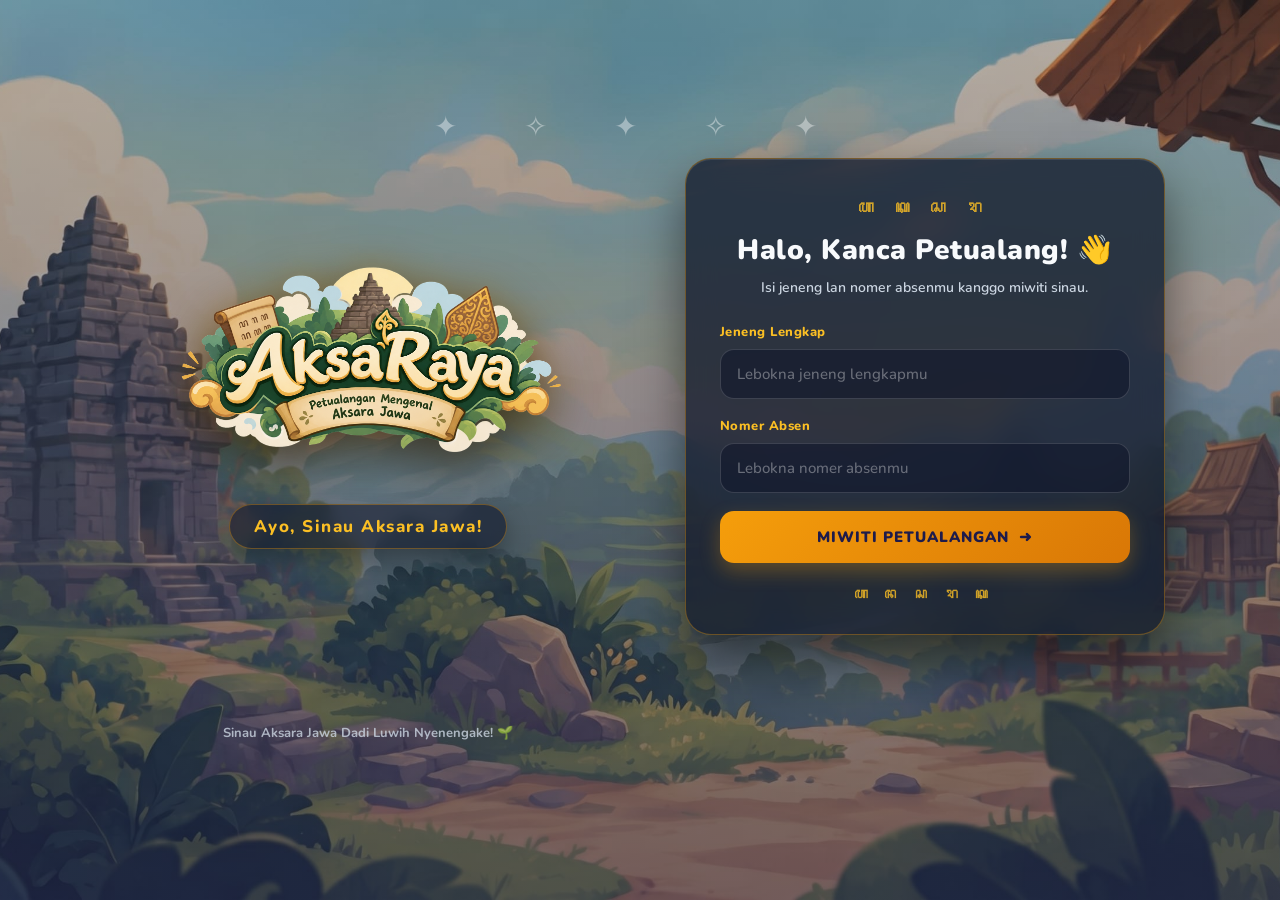
<file: index.html>
<!doctype html>
<html lang="jv">
  <head>
    <meta charset="UTF-8" />
    <meta name="viewport" content="width=device-width, initial-scale=1.0" />

    <meta
      name="description"
      content="AksaRaya, petualangan nyenengake kanggo sinau Aksara Jawa."
    />

    <title>AksaRaya - Petualangan Aksara Jawa</title>

    <link rel="stylesheet" href="style.css" />
  </head>

  <body>
    <main class="login-page">
      <!-- Hiasan ing latar -->
      <div class="floating leaf leaf-one" aria-hidden="true">🍃</div>
      <div class="floating leaf leaf-two" aria-hidden="true">🌿</div>
      <div class="floating leaf leaf-three" aria-hidden="true">✨</div>
      <div class="floating leaf leaf-four" aria-hidden="true">🍂</div>

      <section class="login-container" aria-label="Kaca mlebu AksaRaya">
        <!-- Jeneng lan logo aplikasi -->
        <header class="brand">
          <img
            src="assets/logo-aksaraya.png"
            alt="Logo AksaRaya"
            class="logo"
          />

          <p class="tagline">Ayo, Sinau Aksara Jawa!</p>
        </header>

        <!-- Kertu mlebu -->
        <section class="login-card">
          <div class="decoration" aria-hidden="true">ꦲ ꦏ ꦱ ꦫ</div>

          <h1>Halo, Kanca Petualang! 👋</h1>

          <p class="welcome">
            Isi jeneng lan nomer absenmu kanggo miwiti sinau.
          </p>

          <form id="loginForm">
            <div class="form-group">
              <label for="nama">Jeneng Lengkap</label>

              <input
                type="text"
                id="nama"
                name="nama"
                placeholder="Lebokna jeneng lengkapmu"
                autocomplete="name"
                required
                oninvalid="
                  this.setCustomValidity('Tulung lebokna jenengmu dhisik!')
                "
                oninput="this.setCustomValidity('')"
              />
            </div>

            <div class="form-group">
              <label for="absen">Nomer Absen</label>

              <input
                type="number"
                id="absen"
                name="absen"
                placeholder="Lebokna nomer absenmu"
                min="1"
                max="99"
                step="1"
                required
                oninvalid="this.setCustomValidity('Tulung isi nomer absenmu!')"
                oninput="this.setCustomValidity('')"
              />
            </div>

            <p id="pesan" class="pesan" role="status" aria-live="polite"></p>

            <button type="submit" class="btn-masuk">
              <span>Miwiti Petualangan</span>
              <span class="arrow" aria-hidden="true">➜</span>
            </button>
          </form>

          <div class="bottom-decoration" aria-hidden="true">ꦲ ꦤ ꦕ ꦫ ꦏ</div>
        </section>

        <p class="footer-text">Sinau Aksara Jawa Dadi Luwih Nyenengake! 🌱</p>
      </section>
    </main>

    <!-- Pop-up konfirmasi data siswa -->
    <div
      class="confirm-overlay"
      id="confirmPopup"
      role="dialog"
      aria-modal="true"
      aria-labelledby="confirmTitle"
      aria-describedby="confirmDescription"
      hidden
    >
      <section class="confirm-card">
        <div class="confirm-decoration" aria-hidden="true">ꦲ 🛡️ ꦏ</div>

        <div class="confirm-icon" aria-hidden="true">🛡️</div>

        <h2 id="confirmTitle">Priksa Dhisik, Yuk!</h2>

        <p id="confirmDescription" class="confirm-description">
          Apa data sing koklebokna wis bener?
        </p>

        <div class="confirm-data">
          <div class="confirm-row">
            <span>Jeneng</span>
            <strong id="confirmName"></strong>
          </div>

          <div class="confirm-row">
            <span>Nomer Absen</span>
            <strong id="confirmAbsen"></strong>
          </div>
        </div>

        <p class="confirm-note">Priksa maneh supaya ora kliru, ya!</p>

        <div class="confirm-actions">
          <button type="button" id="editButton" class="edit-button">
            ↩ Ora, Owahi
          </button>

          <button type="button" id="confirmButton" class="confirm-button">
            Ya, Wis Bener! ➜
          </button>
        </div>
      </section>
    </div>

    <script src="click-sound.js"></script>
    <script src="script.js"></script>
  </body>
</html>
</file>
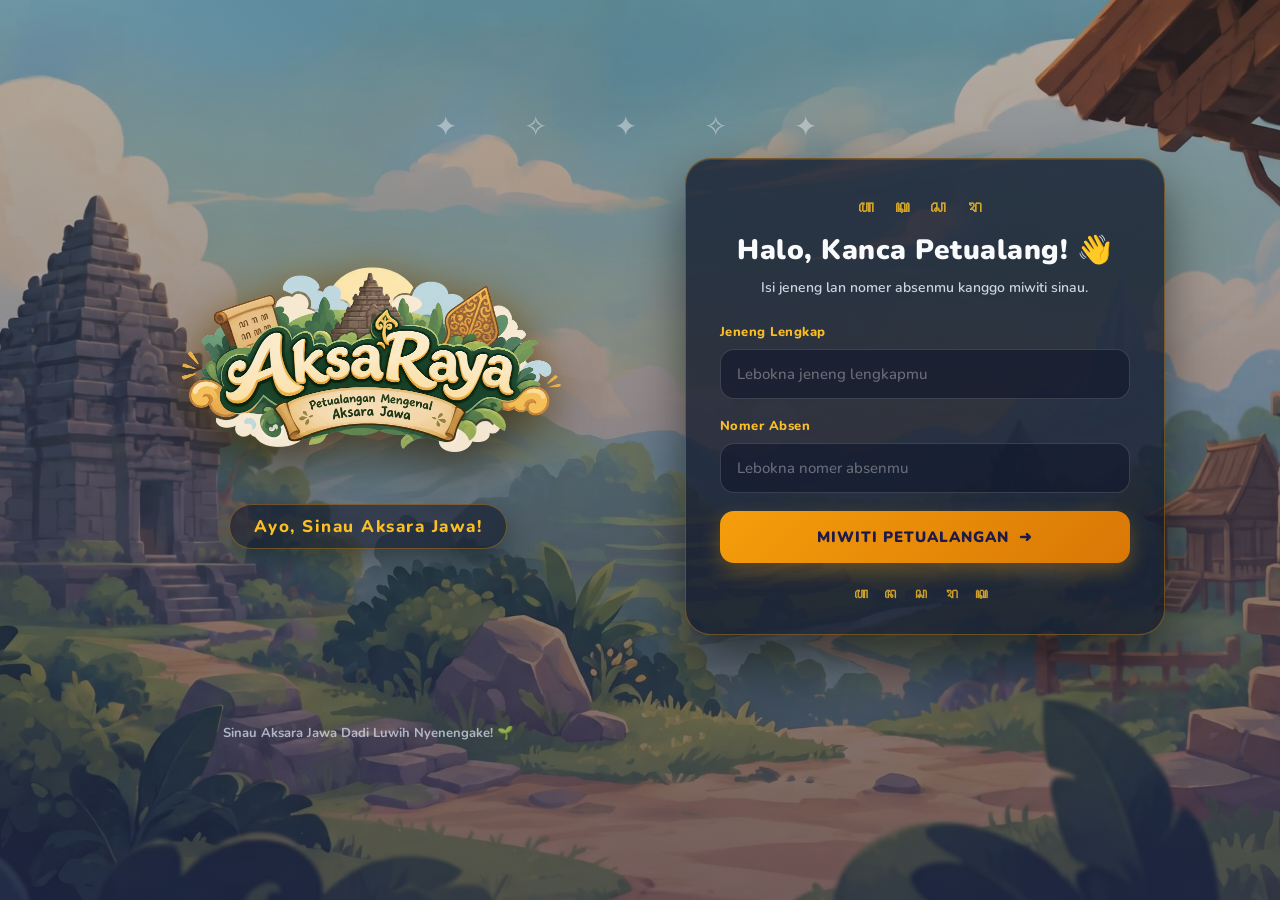
<file: app.html>
<!doctype html>
<html lang="id">
  <head>
    <meta charset="UTF-8" />
    <meta name="viewport" content="width=device-width, initial-scale=1.0" />
    <title>AksaRaya</title>

    <style>
      * {
        box-sizing: border-box;
      }

      html,
      body {
        width: 100%;
        height: 100%;
        margin: 0;
        padding: 0;
        overflow: hidden;
      }

      iframe {
        display: block;
        width: 100%;
        height: 100%;
        border: none;
      }
    </style>
  </head>
  <body>
    <!-- Backsound Utama (Login, Dashboard, Peta Petualangan, Leaderboard) -->
    <audio
      id="aksarayaBacksound"
      src="assets/backsound.mp3"
      loop
      preload="auto"
    ></audio>

    <!-- Backsound Khusus Mengerjakan Soal (Pos 1, Pos 2, Pos 3) -->
    <audio
      id="aksarayaQuizBacksound"
      src="assets/backsound-kuis.mp3"
      loop
      preload="auto"
    ></audio>

    <iframe
      id="appFrame"
      src="index.html"
      title="Aplikasi AksaRaya"
      allow="autoplay"
    ></iframe>

    <script>
      (() => {
        const audio = document.getElementById("aksarayaBacksound");
        const quizAudio = document.getElementById("aksarayaQuizBacksound");
        const appFrame = document.getElementById("appFrame");
        const SOUND_KEY = "aksarayaSoundEnabled";

        audio.volume = 0.7; // Volume musik peta & menu
        quizAudio.volume = 0.6; // Volume musik kuis lebih lembut agar fokus

        function getSavedPreference() {
          try {
            const val = sessionStorage.getItem(SOUND_KEY);
            return val === null ? true : val === "true";
          } catch (error) {
            return true;
          }
        }

        function isQuizPage() {
          try {
            const pathname = (
              appFrame.contentWindow.location.pathname || ""
            ).toLowerCase();
            const fileName = pathname.split("/").pop() || "";
            return (
              fileName === "pos1.html" ||
              fileName === "pos2.html" ||
              fileName === "pos3.html" ||
              fileName === "pos1" ||
              fileName === "pos2" ||
              fileName === "pos3"
            );
          } catch (error) {
            return false;
          }
        }

        function syncBacksoundWithPage() {
          if (isQuizPage()) {
            // Masuk halaman pos: hentikan musik utama, musik kuis menunggu tombol "Miwiti Kuis"
            audio.pause();
            quizAudio.pause();
            quizAudio.currentTime = 0;
            return;
          }

          // Kembali ke halaman non-soal: matikan musik kuis & nyalakan musik utama
          quizAudio.pause();
          quizAudio.currentTime = 0;

          if (getSavedPreference() && audio.paused) {
            audio
              .play()
              .catch((err) => console.warn("Autoplay terhalang:", err));
          }
        }

        window.AksaRayaSound = {
          playIfEnabled() {
            if (isQuizPage()) {
              audio.pause();
              return;
            }
            if (getSavedPreference()) {
              audio
                .play()
                .catch((err) => console.warn("Autoplay terhalang:", err));
            }
          },

          pauseTemp() {
            audio.pause();
            quizAudio.pause();
          },

          // Dipanggil saat tombol "Miwiti Kuis / Tantangan" diklik
          playQuizMusic() {
            audio.pause();
            if (getSavedPreference() && isQuizPage()) {
              quizAudio
                .play()
                .catch((err) => console.warn("Musik kuis terhalang:", err));
            }
          },

          // Dipanggil saat kuis selesai (pop-up skor muncul)
          pauseQuizMusic() {
            quizAudio.pause();
            quizAudio.currentTime = 0;
          },

          async toggle() {
            const nextState = !getSavedPreference();
            return await this.setEnabled(nextState);
          },

          async setEnabled(value) {
            const enabled = Boolean(value);
            try {
              sessionStorage.setItem(SOUND_KEY, String(enabled));
            } catch (error) {
              console.warn("Gagal menyimpan preferensi sound.");
            }

            if (enabled) {
              if (!isQuizPage()) {
                try {
                  await audio.play();
                } catch (error) {
                  console.error("Backsound gagal diputar:", error);
                }
              }
            } else {
              audio.pause();
              quizAudio.pause();
            }

            return enabled;
          },

          isEnabled() {
            return getSavedPreference();
          },
        };

        appFrame.addEventListener("load", syncBacksoundWithPage);
      })();
    </script>
  </body>
</html>
</file>
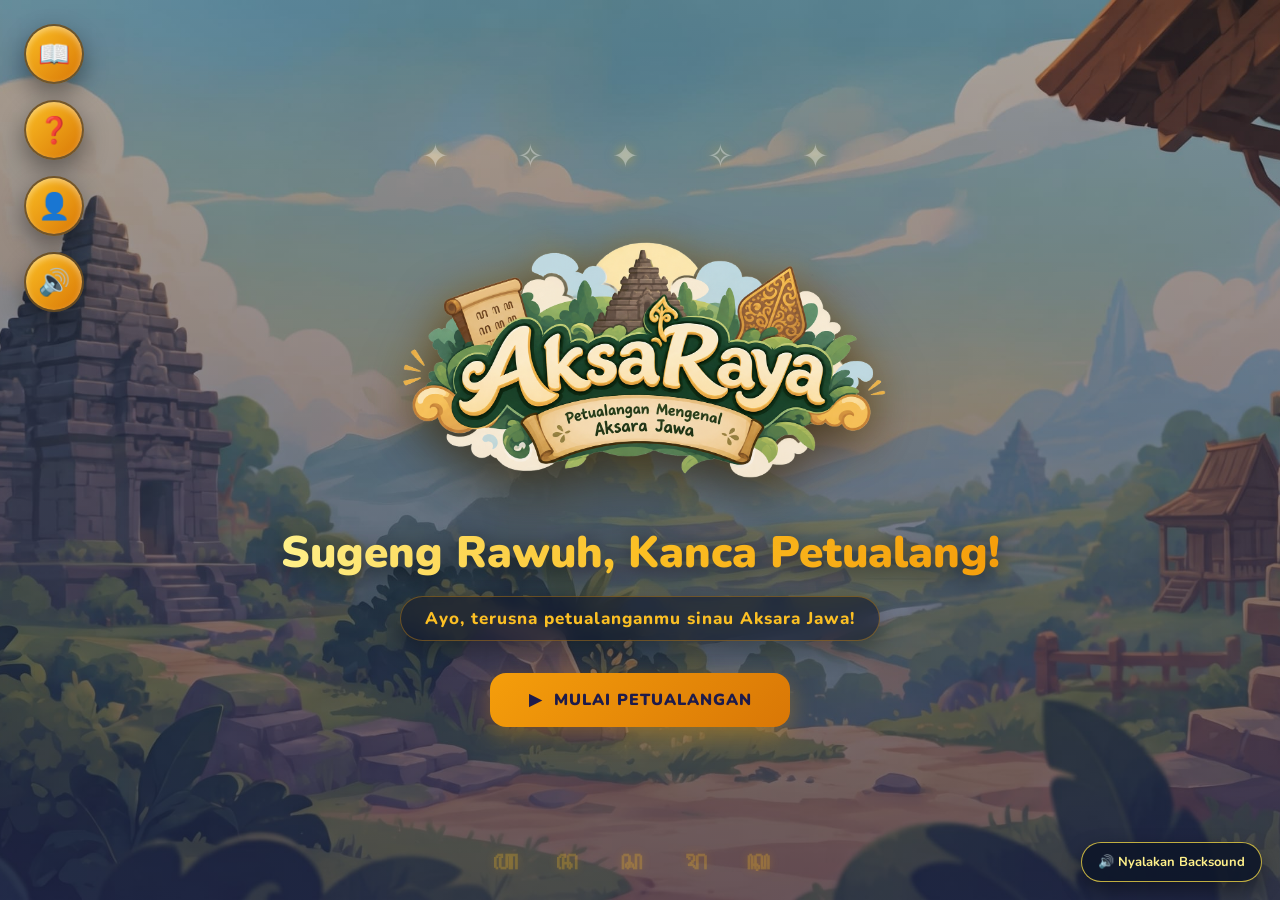
<file: dashboard.html>
<!doctype html>
<html lang="id">
  <head>
    <meta charset="UTF-8" />
    <meta name="viewport" content="width=device-width, initial-scale=1.0" />
    <title>AksaRaya - Dashboard</title>
    <link rel="stylesheet" href="dashboard.css?v=7" />
  </head>
  <body>
    <main class="dashboard-page">
      <!-- Menu kiri atas (Bubble Lingkaran Vertikal Tanpa Teks) -->
      <nav class="top-menu" aria-label="Menu utama">
        <button
          class="menu-button"
          id="infoButton"
          type="button"
          aria-label="Informasi"
          title="Informasi CP dan TP"
        >
          <span class="menu-icon">📖</span>
        </button>

        <!-- Tombol FAQ Sistem Penilaian -->
        <button
          class="menu-button"
          id="faqButton"
          type="button"
          aria-label="FAQ Sistem Penilaian"
          title="Sistem Penilaian"
        >
          <span class="menu-icon">❓</span>
        </button>

        <!-- Tombol Profil Pengembang -->
        <button
          class="menu-button"
          id="devButton"
          type="button"
          aria-label="Profil Pengembang"
          title="Profil Pengembang"
        >
          <span class="menu-icon">👤</span>
        </button>

        <!-- Tombol Suara -->
        <button
          class="menu-button"
          id="soundButton"
          type="button"
          aria-label="Aktifkan atau matikan suara"
          title="Suara"
        >
          <span class="menu-icon" id="soundIcon">🔊</span>
        </button>
      </nav>

      <!-- Konten tengah -->
      <section class="dashboard-content">
        <img
          src="assets/logo-aksaraya.png"
          alt="Logo AksaRaya"
          class="dashboard-logo"
        />

        <h1 class="welcome-name" id="welcomeName">
          Sugeng Rawuh, Kanca Petualang!
        </h1>

        <p class="dashboard-tagline">
          Ayo, terusna petualanganmu sinau Aksara Jawa!
        </p>

        <button class="start-button" id="startButton" type="button">
          <span class="play-icon">▶</span>
          MULAI PETUALANGAN
        </button>
      </section>

      <!-- Jendela Informasi (CP & TP) -->
      <section
        class="popup"
        id="infoPopup"
        role="dialog"
        aria-modal="true"
        aria-labelledby="infoTitle"
        hidden
      >
        <div class="popup-card info-card-wide">
          <button
            class="close-button"
            type="button"
            data-close="infoPopup"
            aria-label="Tutup"
          >
            ✕
          </button>

          <h2 id="infoTitle" class="aksara-title">ꦥꦺꦠꦸꦤ꧀ꦗꦸꦏ꧀</h2>
          <h3>Informasi Pembelajaran</h3>

          <div class="info-content scrollable-content">
            <div class="info-section">
              <h4 class="info-title">
                <span class="info-icon">🎯</span> Capaian Pembelajaran
              </h4>
              <div class="info-badge">
                Elemen: Membaca dan Menulis Aksara Jawa
              </div>
              <p class="info-text">
                Peserta didik mampu mengenal, membaca, dan menulis teks pendek
                beraksara Jawa dasar yang menggunakan aksara legena (carakan),
                sandhangan swara, serta sandhangan panyigeg wanda dengan benar
                sesuai kaidah penulisan yang berlaku.
              </p>
            </div>

            <div class="info-section">
              <h4 class="info-title">
                <span class="info-icon">📌</span> Tujuan Pembelajaran
              </h4>
              <ul class="tp-list">
                <li>
                  <strong>TP 1 (Mengenal & Mengidentifikasi)</strong>
                  Peserta didik dapat membedakan bentuk dan fungsi aksara legena
                  dan sandhangan melalui pengamatan teks.
                </li>
                <li>
                  <strong>TP 2 (Membaca)</strong>
                  Peserta didik dapat membaca kata sederhana yang mengandung
                  aksara Jawa secara lancar.
                </li>
                <li>
                  <strong>TP 3 (Menulis)</strong>
                  Peserta didik dapat mengalihaksarakan kata pendek dari huruf
                  Latin ke aksara Jawa secara mandiri.
                </li>
              </ul>
            </div>
          </div>
        </div>
      </section>

      <!-- Jendela FAQ / Sistem Penilaian (Detail) -->
      <section
        class="popup"
        id="faqPopup"
        role="dialog"
        aria-modal="true"
        aria-labelledby="faqTitle"
        hidden
      >
        <div class="popup-card info-card-wide">
          <button
            class="close-button"
            type="button"
            data-close="faqPopup"
            aria-label="Tutup"
          >
            ✕
          </button>

          <h2 id="faqTitle" class="aksara-title">ꦥꦶꦭꦶꦲꦤ꧀</h2>
          <h3>Sistem Penilaian Petualangan AksaRaya</h3>

          <div class="info-content scrollable-content">
            <div class="info-section">
              <h4 class="info-title">
                <span class="info-icon">📊</span> 1. Pembagian Bobot Nilai Per
                Pos (Total Max: 100 Poin)
              </h4>
              <p class="info-text" style="margin-bottom: 12px">
                Petualangan AksaRaya dibagi menjadi 3 pos dengan tingkat
                kesulitan progresif (Easy, Medium, Hard). Akumulasi nilai
                sempurna dari ketiga pos ini bernilai total
                <strong>100 Poin</strong>:
              </p>
              <ul class="tp-list">
                <li>
                  <strong>Pos 1 (Easy - Aksara Legena / Benar-Salah)</strong>
                  Berisi 10 soal. Setiap jawaban benar bernilai 2 poin. Maksimal
                  skor Pos 1 = <strong>20 Poin</strong>.
                </li>
                <li>
                  <strong>Pos 2 (Medium - Sandhangan / Pilihan Ganda)</strong>
                  Berisi 10 soal. Setiap jawaban benar bernilai 3 poin. Maksimal
                  skor Pos 2 = <strong>30 Poin</strong>.
                </li>
                <li>
                  <strong
                    >Pos 3 (Hard - Panyigeg / Drag and Drop Susun Kata)</strong
                  >
                  Berisi 10 soal. Setiap susunan kata yang benar bernilai 5
                  poin. Maksimal skor Pos 3 = <strong>50 Poin</strong>.
                </li>
              </ul>
            </div>

            <div class="info-section">
              <h4 class="info-title">
                <span class="info-icon">⚙️</span> 2. Aturan Ketentuan Pengerjaan
              </h4>
              <ul class="tp-list">
                <li>
                  <strong>Wajib Menjawab Lengkap:</strong>
                  Seluruh 10 soal di tiap pos wajib diisi sebelum jawaban
                  dikumpulkan.
                </li>
                <li>
                  <strong>Fitur Ragu-Ragu:</strong>
                  Peserta dapat menandai soal ragu-ragu dan memeriksanya kembali
                  sebelum mengakhiri kuis.
                </li>
                <li>
                  <strong>Pencatat Waktu (Timer):</strong>
                  Setiap pos dilengkapi stopwatch otomatis untuk merekam durasi
                  waktu pengerjaan.
                </li>
              </ul>
            </div>

            <div class="info-section">
              <h4 class="info-title">
                <span class="info-icon">🏆</span> 3. Sistem Perankingan &
                Penentuan Juara
              </h4>
              <p class="info-text">
                Papan peringkat kelas diurutkan berdasarkan dua kriteria utama:
              </p>
              <ul class="tp-list" style="margin-top: 10px">
                <li>
                  <strong>Prioritas Utama (Total Skor):</strong>
                  Siswa dengan akumulasi skor tertinggi (mendekati 100 Poin)
                  berada di posisi teratas.
                </li>
                <li>
                  <strong>Kriteria Penentu (Waktu Tercepat):</strong>
                  Jika total skor sama persis, sistem menentukan peringkat
                  berdasarkan <strong>total waktu pengerjaan tercepat</strong>.
                </li>
              </ul>
            </div>
          </div>
        </div>
      </section>

      <!-- Jendela Profil Pengembang -->
      <section
        class="popup"
        id="devPopup"
        role="dialog"
        aria-modal="true"
        aria-labelledby="devTitle"
        hidden
      >
        <div class="dev-showcase-box">
          <button
            class="dev-close-btn"
            type="button"
            data-close="devPopup"
            aria-label="Tutup Profil Pengembang"
          >
            ✕
          </button>

          <h2 id="devTitle" class="sr-only">Profil Pengembang AksaRaya</h2>

          <!-- Kanvas Gambar Utuh profil-pengembang.png -->
          <div class="dev-cover-stage">
            <img
              src="assets/profil-pengembang.jpeg"
              alt="Profil Pengembang AksaRaya"
              class="dev-cover-base"
            />

            <!-- 6 Area Tombol Interaktif Presisi di Atas Bingkai Kartu -->
            <button
              type="button"
              class="dev-card-hotspot card-1"
              onclick="openDevSlide(0)"
              aria-label="Lihat Detail Profil Khansa' Na'ilatus S."
              title="Klik untuk melihat detail Khansa' Na'ilatus S."
            ></button>

            <button
              type="button"
              class="dev-card-hotspot card-2"
              onclick="openDevSlide(1)"
              aria-label="Lihat Detail Profil Argya Arkananta K."
              title="Klik untuk melihat detail Argya Arkananta K."
            ></button>

            <button
              type="button"
              class="dev-card-hotspot card-3"
              onclick="openDevSlide(2)"
              aria-label="Lihat Detail Profil Fitri Dewi Amelia"
              title="Klik untuk melihat detail Fitri Dewi Amelia"
            ></button>

            <button
              type="button"
              class="dev-card-hotspot card-4"
              onclick="openDevSlide(3)"
              aria-label="Lihat Detail Profil M. Safiqul Aditya"
              title="Klik untuk melihat detail M. Safiqul Aditya"
            ></button>

            <button
              type="button"
              class="dev-card-hotspot card-5"
              onclick="openDevSlide(4)"
              aria-label="Lihat Detail Profil Muhammad Syihabudin"
              title="Klik untuk melihat detail Muhammad Syihabudin"
            ></button>

            <button
              type="button"
              class="dev-card-hotspot card-6"
              onclick="openDevSlide(5)"
              aria-label="Lihat Detail Profil M. Ilham Abdul Aziz"
              title="Klik untuk melihat detail M. Ilham Abdul Aziz"
            ></button>
          </div>

          <!-- Modal Slide Detail PNG Interaktif Per Orang -->
          <div class="dev-slide-overlay" id="devDetailSlide" hidden>
            <!-- Partikel Cahaya Latar Belakang -->
            <div class="dev-particles" aria-hidden="true">
              <span></span><span></span><span></span><span></span><span></span>
              <span></span><span></span><span></span>
            </div>

            <div class="dev-slide-wrapper">
              <!-- Bar Atas: Indikator Urutan, Nama & Tombol Tutup -->
              <div class="dev-slide-topbar">
                <div class="dev-slide-identity">
                  <span class="dev-slide-badge" id="devSlideCounter"
                    >1 / 6</span
                  >
                  <span class="dev-slide-name" id="devSlideName"
                    >Khansa' Na'ilatus S.</span
                  >
                </div>

                <button
                  type="button"
                  class="dev-slide-close"
                  onclick="closeDevSlide()"
                  aria-label="Tutup Detail Profil"
                  title="Kembali ke Daftar Pengembang"
                >
                  ✕
                </button>
              </div>

              <!-- Panggung Utama Kartu + Panah Navigasi -->
              <div class="dev-slide-stage">
                <button
                  type="button"
                  class="dev-slide-arrow prev"
                  onclick="changeDevSlide(-1)"
                  aria-label="Slide Sebelumnya"
                  title="Sebelumnya (Panah Kiri)"
                >
                  ◀
                </button>

                <div class="dev-slide-card" id="devSlideCard">
                  <img
                    id="devSlideImage"
                    src="assets/profil khansa.jpeg"
                    alt="Detail Profil Pengembang"
                    class="dev-slide-img"
                  />
                  <div class="dev-card-glare" id="devCardGlare"></div>
                </div>

                <button
                  type="button"
                  class="dev-slide-arrow next"
                  onclick="changeDevSlide(1)"
                  aria-label="Slide Berikutnya"
                  title="Berikutnya (Panah Kanan)"
                >
                  ▶
                </button>
              </div>

              <!-- Bar Bawah: Pemilih Cepat 6 Anggota -->
              <div
                class="dev-roster-bar"
                id="devRosterBar"
                aria-label="Pilih anggota pengembang"
              ></div>
            </div>
          </div>
        </div>
      </section>
    </main>

    <script src="aksaraya-sound.js"></script>
    <script src="click-sound.js"></script>
    <script src="dashboard.js?v=8"></script>
    <script>
      (function () {
        const daftarPengembang = [
          {
            nama: "Khansa' Na'ilatus S.",
            panggilan: "Khansa'",
            src: "assets/profil khansa.jpeg",
          },
          {
            nama: "Argya Arkananta K.",
            panggilan: "Arka",
            src: "assets/profil arka.jpeg",
          },
          {
            nama: "Fitri Dewi Amelia",
            panggilan: "Amel",
            src: "assets/profil amel.jpeg",
          },
          {
            nama: "M. Safiqul Aditya",
            panggilan: "Safiq",
            src: "assets/profil safiq.jpeg",
          },
          {
            nama: "Muhammad Syihabudin",
            panggilan: "Syihab",
            src: "assets/profil syihab.jpeg",
          },
          {
            nama: "M. Ilham Abdul Aziz",
            panggilan: "Ilham",
            src: "assets/profil ilham.jpeg",
          },
        ];

        let indeksAktif = 0;

        function sinkronkanTampilanSlide(index, arah = "next") {
          const item = daftarPengembang[index];
          if (!item) return;

          const slideImg = document.getElementById("devSlideImage");
          const slideCard = document.getElementById("devSlideCard");
          const counterEl = document.getElementById("devSlideCounter");
          const nameEl = document.getElementById("devSlideName");
          const rosterBar = document.getElementById("devRosterBar");

          if (slideCard) {
            slideCard.style.transform = "rotateX(0deg) rotateY(0deg) scale(1)";
            slideCard.classList.remove("anim-next", "anim-prev");
            void slideCard.offsetWidth;
            slideCard.classList.add(
              arah === "prev" ? "anim-prev" : "anim-next",
            );
          }
          if (slideImg) {
            slideImg.src = item.src;
            slideImg.alt = `Detail Profil ${item.nama}`;
          }
          if (counterEl) {
            counterEl.textContent = `${index + 1} / ${daftarPengembang.length}`;
          }
          if (nameEl) {
            nameEl.textContent = item.nama;
          }
          if (rosterBar) {
            rosterBar.innerHTML = daftarPengembang
              .map(
                (dev, idx) => `
                  <button
                    type="button"
                    class="dev-roster-pill ${idx === index ? "active" : ""}"
                    onclick="goToDevSlide(${idx})"
                  >
                    ${idx + 1}. ${dev.panggilan}
                  </button>
                `,
              )
              .join("");
          }
        }

        window.openDevSlide = function (index) {
          const slideOverlay = document.getElementById("devDetailSlide");
          if (!slideOverlay) return;
          indeksAktif = index;
          sinkronkanTampilanSlide(indeksAktif, "next");
          slideOverlay.hidden = false;
        };

        window.closeDevSlide = function () {
          const slideOverlay = document.getElementById("devDetailSlide");
          if (slideOverlay) {
            slideOverlay.hidden = true;
          }
        };

        window.changeDevSlide = function (step) {
          const total = daftarPengembang.length;
          indeksAktif = (indeksAktif + step + total) % total;
          sinkronkanTampilanSlide(indeksAktif, step >= 0 ? "next" : "prev");
        };

        window.goToDevSlide = function (index) {
          const arah = index >= indeksAktif ? "next" : "prev";
          indeksAktif = index;
          sinkronkanTampilanSlide(indeksAktif, arah);
        };

        const cardEl = document.getElementById("devSlideCard");
        const glareEl = document.getElementById("devCardGlare");

        cardEl?.addEventListener("mousemove", (event) => {
          const rect = cardEl.getBoundingClientRect();
          const x = event.clientX - rect.left;
          const y = event.clientY - rect.top;
          const percentX = (x / rect.width) * 100;
          const percentY = (y / rect.height) * 100;

          const centerX = rect.width / 2;
          const centerY = rect.height / 2;
          const rotateX = ((y - centerY) / centerY) * -4;
          const rotateY = ((x - centerX) / centerX) * 4;

          cardEl.style.transform = `rotateX(${rotateX.toFixed(2)}deg) rotateY(${rotateY.toFixed(2)}deg) scale(1.01)`;

          if (glareEl) {
            glareEl.style.background = `radial-gradient(circle at ${percentX}% ${percentY}%, rgba(255, 251, 235, 0.22) 0%, transparent 60%)`;
          }
        });

        cardEl?.addEventListener("mouseleave", () => {
          cardEl.style.transform = "rotateX(0deg) rotateY(0deg) scale(1)";
        });
      })();
    </script>
  </body>
</html>
</file>
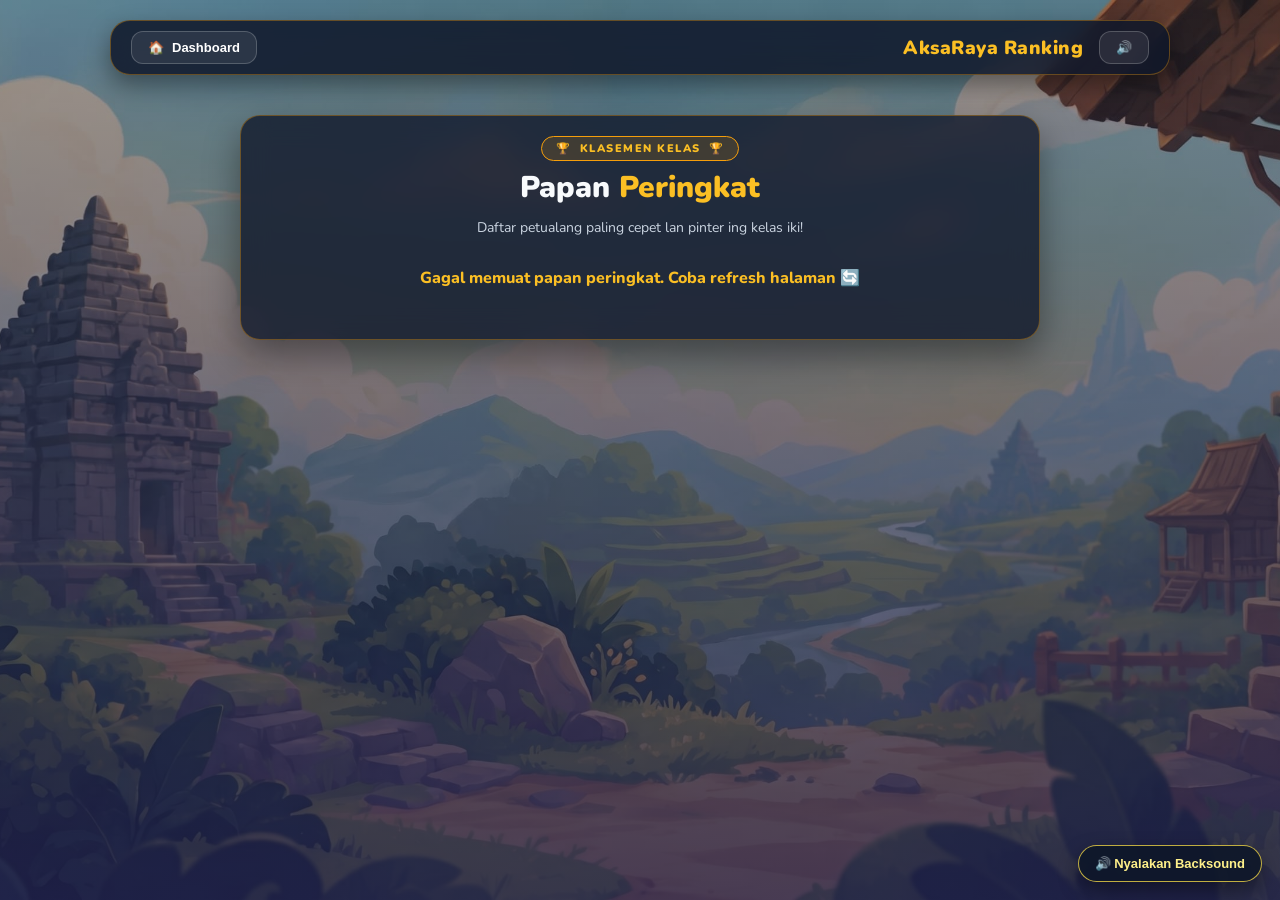
<file: leaderboard.html>
<!doctype html>
<html lang="id">
  <head>
    <meta charset="UTF-8" />
    <meta name="viewport" content="width=device-width, initial-scale=1.0" />
    <title>AksaRaya - Papan Peringkat</title>
    <link rel="stylesheet" href="petualangan.css" />
    <style>
      .leaderboard-card {
        max-width: 800px;
        margin: 40px auto;
        text-align: center;
      }
      .table-container {
        margin-top: 20px;
        overflow-x: auto;
        border-radius: 12px;
      }
      table {
        width: 100%;
        border-collapse: collapse;
        text-align: left;
      }
      th {
        background: rgba(245, 158, 11, 0.2);
        padding: 12px;
        color: var(--gold-light);
        font-weight: 900;
      }
      td {
        padding: 12px;
        border-bottom: 1px solid rgba(255, 255, 255, 0.1);
        font-weight: 700;
      }
      tr:hover {
        background: rgba(255, 255, 255, 0.05);
      }

      /* Warna khusus top 3 */
      .rank-1 td {
        color: #fbbf24;
        background: rgba(245, 158, 11, 0.1);
        font-weight: 900;
      }
      .rank-2 td {
        color: #e2e8f0;
        background: rgba(226, 232, 240, 0.1);
      }
      .rank-3 td {
        color: #d97706;
        background: rgba(217, 119, 6, 0.1);
      }

      .loading-text {
        font-size: 16px;
        color: var(--gold-light);
        margin: 30px 0;
        font-weight: 800;
        animation: pulse 1.5s infinite;
      }
      @keyframes pulse {
        0% {
          opacity: 0.5;
        }
        50% {
          opacity: 1;
        }
        100% {
          opacity: 0.5;
        }
      }
    </style>
  </head>
  <body>
    <main class="adventure-viewport">
      <nav class="hud-navbar">
        <button
          class="btn-hud-back"
          type="button"
          onclick="window.location.href = 'dashboard.html'"
        >
          <span class="icon">🏠</span><span>Dashboard</span>
        </button>

        <div class="hud-right">
          <div class="brand-box">
            <span class="brand-title">AksaRaya Ranking</span>
          </div>

          <button
            class="btn-hud-back"
            id="soundButton"
            type="button"
            aria-label="Aktifkan atau matikan suara"
            title="Suara"
          >
            <span id="soundIcon">🔊</span>
          </button>
        </div>
      </nav>

      <section class="leaderboard-card card-glass">
        <div class="hero-badge">
          <span>🏆</span><span>KLASEMEN KELAS</span><span>🏆</span>
        </div>
        <h1 class="hero-title" style="margin-bottom: 10px">
          Papan <span>Peringkat</span>
        </h1>
        <p style="color: var(--text-muted); font-size: 14px">
          Daftar petualang paling cepet lan pinter ing kelas iki!
        </p>

        <div id="loading" class="loading-text">
          Menarik gulungan data seka server... 📜⏳
        </div>

        <div class="table-container" id="tableContainer" hidden>
          <table>
            <thead>
              <tr>
                <th>Peringkat</th>
                <th>Nama Petualang</th>
                <th>Absen</th>
                <th>Skor Total</th>
                <th>Waktu</th>
              </tr>
            </thead>
            <tbody id="leaderboardBody">
              <!-- Data dimasukkan via JS -->
            </tbody>
          </table>
        </div>
      </section>
    </main>

    <script src="aksaraya-sound.js"></script>
    <script src="click-sound.js"></script>
    <script src="leaderboard.js?v=2"></script>
  </body>
</html>
</file>
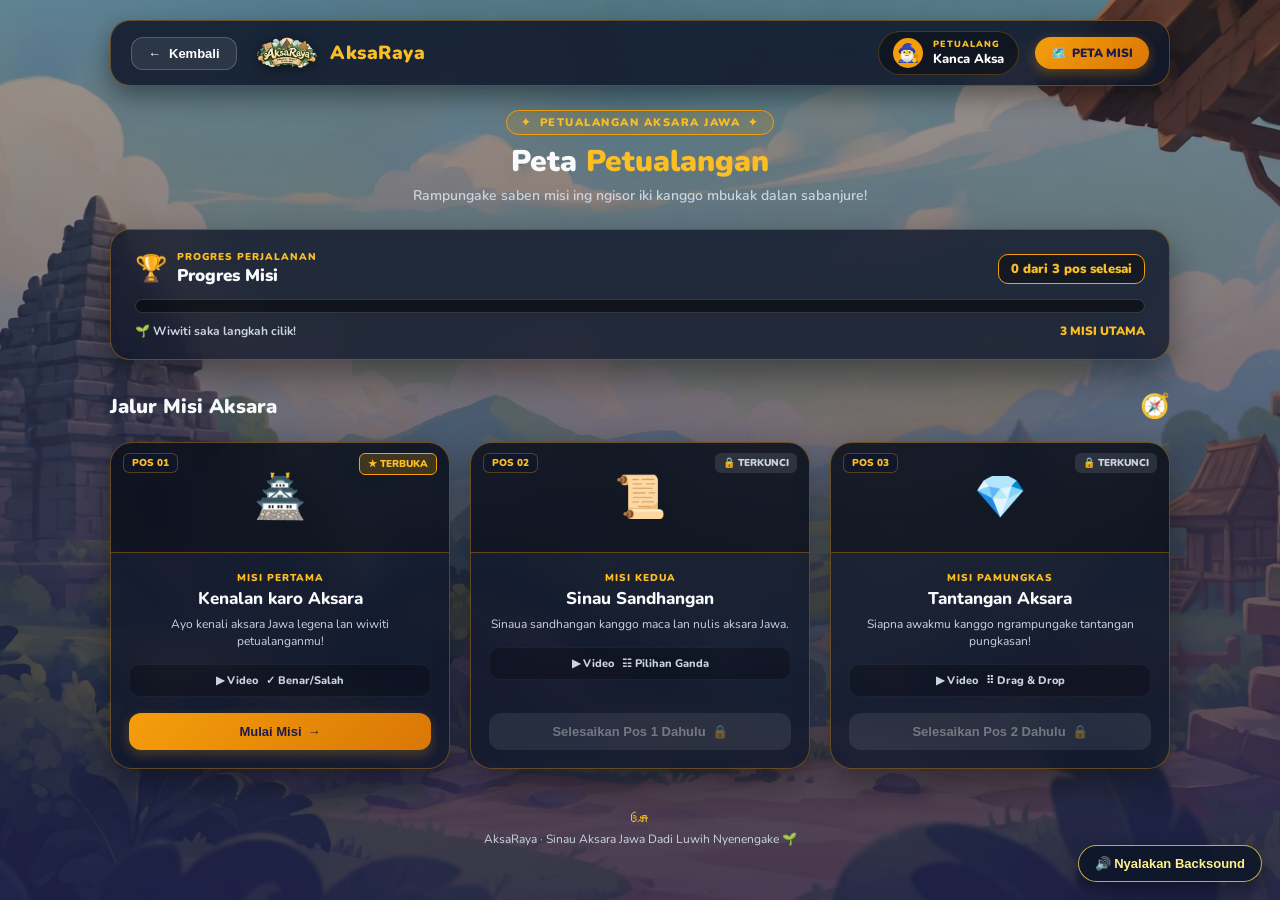
<file: petualangan.html>
<!doctype html>
<html lang="id">
  <head>
    <meta charset="UTF-8" />
    <meta name="viewport" content="width=device-width, initial-scale=1.0" />
    <title>AksaRaya - Peta Petualangan</title>
    <link rel="stylesheet" href="petualangan.css" />
    <style>
      /* Kotak Rincian Benar & Salah pada Kartu Tiap Pos */
      .pos-breakdown {
        display: flex;
        align-items: center;
        justify-content: center;
        gap: 10px;
        background: rgba(15, 23, 42, 0.72);
        border: 1px solid rgba(255, 255, 255, 0.14);
        border-radius: 12px;
        padding: 8px 12px;
        margin-bottom: 12px;
        font-size: 13px;
        font-weight: 700;
      }
      .pos-breakdown[hidden] {
        display: none !important;
      }
      .pos-breakdown .res-benar {
        color: #34d399;
      }
      .pos-breakdown .res-salah {
        color: #fb7185;
      }
      .pos-breakdown .res-divider {
        color: rgba(255, 255, 255, 0.3);
      }
    </style>
  </head>

  <body>
    <main class="adventure-viewport">
      <!-- Navigasi Atas HUD Bar (Rapi & Sejajar) -->
      <nav class="hud-navbar" aria-label="Navigasi Utama">
        <div class="hud-left">
          <button
            class="btn-hud-back"
            id="backButton"
            type="button"
            onclick="window.location.href = 'dashboard.html'"
          >
            <span class="icon">←</span>
            <span>Kembali</span>
          </button>

          <div class="brand-box">
            <img
              src="assets/logo-aksaraya.png"
              alt="Logo AksaRaya"
              class="brand-logo"
            />
            <span class="brand-title">AksaRaya</span>
          </div>
        </div>

        <div class="hud-right">
          <div class="player-pill">
            <span class="player-avatar">🧙‍♂️</span>
            <div class="player-meta">
              <span class="player-role">PETUALANG</span>
              <strong class="player-name" id="hudPlayerName">Kanca Aksa</strong>
            </div>
          </div>

          <div class="chapter-badge">
            <span class="badge-icon">🗺️</span>
            <span>PETA MISI</span>
          </div>
        </div>
      </nav>

      <!-- Header Pembuka -->
      <header class="hero-header">
        <div class="hero-badge">
          <span>✦</span>
          <span>PETUALANGAN AKSARA JAWA</span>
          <span>✦</span>
        </div>
        <h1 class="hero-title">Peta <span>Petualangan</span></h1>
        <p class="hero-subtitle">
          Rampungake saben misi ing ngisor iki kanggo mbukak dalan sabanjure!
        </p>
      </header>

      <!-- Panel Progres XP -->
      <section
        class="progress-card card-glass"
        aria-label="Progres Petualangan"
      >
        <div class="progress-header">
          <div class="progress-info">
            <span class="trophy-icon">🏆</span>
            <div>
              <p class="kicker-label">PROGRES PERJALANAN</p>
              <h2>Progres Misi</h2>
            </div>
          </div>
          <span class="progress-count-pill" id="progressText"
            >0 dari 3 pos selesai</span
          >
        </div>

        <div class="progress-track" id="progressBar">
          <div class="progress-fill" id="progressFill"></div>
        </div>

        <div class="progress-footer">
          <span>🌱 Wiwiti saka langkah cilik!</span>
          <span class="total-tag">3 MISI UTAMA</span>
        </div>
      </section>

      <!-- Grid 3 Pos Misi (Simetris & Presisi) -->
      <section class="map-zone" aria-label="Daftar Misi">
        <div class="zone-title-bar">
          <h2>Jalur Misi Aksara</h2>
          <span class="compass-icon">🧭</span>
        </div>

        <div class="pos-grid">
          <!-- POS 01 -->
          <article class="pos-card pos-open" id="pos1Card">
            <div class="card-banner theme-pos1">
              <span class="pos-number-tag">POS 01</span>
              <span class="status-badge" id="pos1Status">★ TERBUKA</span>
              <div class="banner-avatar">🏯</div>
            </div>

            <div class="card-body">
              <span class="mission-kicker">MISI PERTAMA</span>
              <h3>Kenalan karo Aksara</h3>
              <p class="card-desc">
                Ayo kenali aksara Jawa legena lan wiwiti petualanganmu!
              </p>

              <div class="feature-chips">
                <span>▶ Video</span>
                <span>✓ Benar/Salah</span>
              </div>

              <!-- Rincian Benar & Salah Pos 1 -->
              <div class="pos-breakdown" id="pos1Breakdown" hidden></div>

              <button class="btn-pos-action" id="pos1Button" type="button">
                <span>Mulai Misi</span>
                <span class="btn-arrow">→</span>
              </button>
            </div>
          </article>

          <!-- POS 02 -->
          <article class="pos-card pos-locked" id="pos2Card">
            <div class="card-banner theme-pos2">
              <span class="pos-number-tag">POS 02</span>
              <span class="status-badge" id="pos2Status">🔒 TERKUNCI</span>
              <div class="banner-avatar">📜</div>
            </div>

            <div class="card-body">
              <span class="mission-kicker">MISI KEDUA</span>
              <h3>Sinau Sandhangan</h3>
              <p class="card-desc">
                Sinaua sandhangan kanggo maca lan nulis aksara Jawa.
              </p>

              <div class="feature-chips">
                <span>▶ Video</span>
                <span>☷ Pilihan Ganda</span>
              </div>

              <!-- Rincian Benar & Salah Pos 2 -->
              <div class="pos-breakdown" id="pos2Breakdown" hidden></div>

              <button
                class="btn-pos-action"
                id="pos2Button"
                type="button"
                disabled
              >
                <span>Selesaikan Pos 1 Dahulu</span>
                <span class="btn-arrow">🔒</span>
              </button>
            </div>
          </article>

          <!-- POS 03 -->
          <article class="pos-card pos-locked" id="pos3Card">
            <div class="card-banner theme-pos3">
              <span class="pos-number-tag">POS 03</span>
              <span class="status-badge" id="pos3Status">🔒 TERKUNCI</span>
              <div class="banner-avatar">💎</div>
            </div>

            <div class="card-body">
              <span class="mission-kicker">MISI PAMUNGKAS</span>
              <h3>Tantangan Aksara</h3>
              <p class="card-desc">
                Siapna awakmu kanggo ngrampungake tantangan pungkasan!
              </p>

              <div class="feature-chips">
                <span>▶ Video</span>
                <span>⠿ Drag & Drop</span>
              </div>

              <!-- Rincian Benar & Salah Pos 3 -->
              <div class="pos-breakdown" id="pos3Breakdown" hidden></div>

              <button
                class="btn-pos-action"
                id="pos3Button"
                type="button"
                disabled
              >
                <span>Selesaikan Pos 2 Dahulu</span>
                <span class="btn-arrow">🔒</span>
              </button>
            </div>
          </article>
        </div>
      </section>

      <!-- Banner Rekapitulasi Akhir (3 Pos Selesai) -->
      <section class="victory-banner card-glass" id="completionBanner" hidden>
        <div class="victory-wrapper">
          <div class="victory-crown">👑</div>
          <div class="victory-text">
            <h2>Selamat! Petualangan Selesai! 🎉</h2>
            <p>Hore, kowe wis ngrampungake kabeh 3 misi ing AksaRaya!</p>
            <div class="victory-stats">
              <span class="stat-pill"
                >Total Skor: <strong id="totalScoreText">0</strong> Pts</span
              >
              <span class="stat-pill"
                >Total Wektu: <strong id="totalTimeText">00:00</strong></span
              >
            </div>
          </div>
          <button
            type="button"
            class="btn-victory"
            id="btnKirimData"
            onclick="kirimDataKeDatabase()"
          >
            Simpan & Deleng Peringkat 🏆
          </button>
        </div>
      </section>

      <!-- Footer -->
      <footer class="app-footer">
        <span class="footer-symbol">ꦄ</span>
        <p>AksaRaya · Sinau Aksara Jawa Dadi Luwih Nyenengake 🌱</p>
      </footer>
    </main>

    <script src="aksaraya-sound.js"></script>
    <script src="click-sound.js"></script>
    <script src="petualangan.js"></script>
    <script>
      document.addEventListener("DOMContentLoaded", () => {
        // Nyalakan kembali backsound baik saat di dalam iframe maupun dibuka langsung
        if (
          window.AksaRayaSound &&
          typeof window.AksaRayaSound.playIfEnabled === "function"
        ) {
          window.AksaRayaSound.playIfEnabled();
        }

        // 1. Load nama siswa di HUD Navigation
        const namaSiswa =
          sessionStorage.getItem("namaSiswa") ||
          sessionStorage.getItem("nama_siswa");
        if (namaSiswa) {
          const el = document.getElementById("hudPlayerName");
          if (el) el.textContent = namaSiswa;
        }

        // 2. Tampilkan rincian jumlah Benar & Salah pada setiap Pos yang sudah selesai
        [1, 2, 3].forEach((posNum) => {
          const skor = sessionStorage.getItem(`skor_pos${posNum}`);
          const box = document.getElementById(`pos${posNum}Breakdown`);
          if (!box || skor === null) return;

          let benar = sessionStorage.getItem(`benar_pos${posNum}`);
          let salah = sessionStorage.getItem(`salah_pos${posNum}`);

          // Hitung otomatis untuk Pos 1 jika dibuka sebelum pos1.js menyimpan benar_pos1
          if ((benar === null || salah === null) && posNum === 1) {
            benar = Math.round(Number(skor) / 2);
            salah = 10 - Number(benar);
          }

          if (benar !== null && salah !== null) {
            box.innerHTML = `
              <span class="res-benar">✓ Bener: <strong>${benar}</strong></span>
              <span class="res-divider">•</span>
              <span class="res-salah">✕ Luput: <strong>${salah}</strong></span>
            `;
            box.hidden = false;
          }
        });
      });
    </script>
  </body>
</html>
</file>
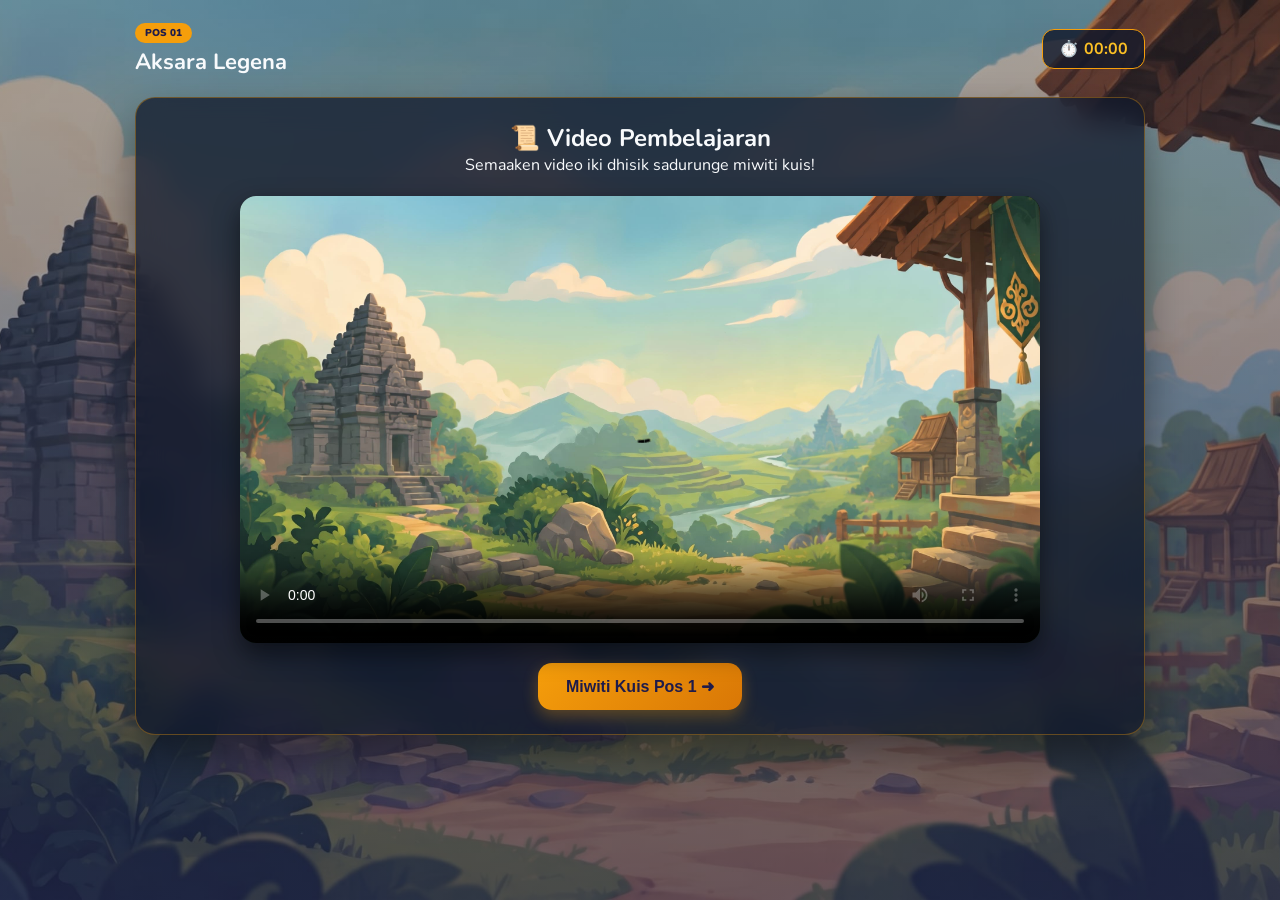
<file: pos1.html>
<!doctype html>
<html lang="jv">
  <head>
    <meta charset="UTF-8" />
    <meta name="viewport" content="width=device-width, initial-scale=1.0" />
    <title>AksaRaya - Pos 1: Aksara Legena</title>
    <link rel="stylesheet" href="pos1.css" />
  </head>
  <body>
    <div class="page-container">
      <!-- Header Navigasi -->
      <header class="quiz-header">
        <div class="pos-title">
          <span class="badge">POS 01</span>
          <h1>Aksara Legena</h1>
        </div>

        <div class="timer-box">
          <span>⏱️</span>
          <strong id="timerDisplay">00:00</strong>
        </div>
      </header>

      <!-- Bagian 1: Video Pembelajaran -->
      <section class="video-section" id="videoSection">
        <div class="card-glass">
          <h2>📜 Video Pembelajaran</h2>
          <p>Semaaken video iki dhisik sadurunge miwiti kuis!</p>
          <div class="video-wrapper">
            <video controls id="learningVideo" poster="assets/bg-login.jpeg">
              <source src="assets/pos1.mp4" type="video/mp4" />
              Browser sampeyan ora nyengkuyung pamutaran video.
            </video>
          </div>
          <button type="button" class="btn-primary" id="startQuizBtn">
            Miwiti Kuis Pos 1 ➜
          </button>
        </div>
      </section>

      <!-- Bagian 2: Area Kuis -->
      <main class="quiz-section" id="quizSection" hidden>
        <!-- PANEL PROGRES KUIS -->
        <div class="panel-progres-sederhana">
          <div class="progres-info">
            <span class="progres-label">Progres Kuis:</span>
            <strong id="teksPersentase">0%</strong>
            <span class="progres-detail" id="teksDetailSoal"
              >(0 saka 10 dijawab)</span
            >
          </div>
          <div class="progres-bar-bg">
            <div class="progres-bar-fill" id="barProgresKuis"></div>
          </div>
        </div>

        <div class="quiz-layout">
          <!-- Panel Soal -->
          <article class="question-card card-glass">
            <div class="question-header">
              <span class="q-number" id="qNumberText">Soal 1 saka 10</span>
              <label class="ragu-checkbox">
                <input type="checkbox" id="raguCheck" />
                <span>⚠️ Ragu-ragu</span>
              </label>
            </div>

            <div class="question-body">
              <p id="questionText">Loading soal...</p>
              <div class="aksara-preview" id="aksaraPreview">ꦲ</div>
            </div>

            <!-- Pilihan Benar / Salah -->
            <div class="tf-options">
              <button
                type="button"
                class="btn-tf btn-true"
                id="btnTrue"
                onclick="chooseAnswer(true)"
              >
                <span>✓</span> BENAR
              </button>
              <button
                type="button"
                class="btn-tf btn-false"
                id="btnFalse"
                onclick="chooseAnswer(false)"
              >
                <span>✕</span> SALAH
              </button>
            </div>

            <!-- Navigasi Bawah -->
            <div class="question-footer">
              <button
                type="button"
                class="btn-nav"
                id="prevBtn"
                onclick="prevQuestion()"
              >
                ← Sadurunge
              </button>
              <button
                type="button"
                class="btn-nav"
                id="nextBtn"
                onclick="nextQuestion()"
              >
                Sabanjure →
              </button>
            </div>
          </article>

          <!-- Sidebar Nomor Soal -->
          <aside class="number-sidebar card-glass">
            <h3>Nomer Soal</h3>
            <div class="number-grid" id="numberGrid"></div>
            <button
              type="button"
              class="btn-submit"
              id="submitBtn"
              onclick="finishQuiz()"
            >
              Kumpulake Jawaban 🚀
            </button>
          </aside>
        </div>
      </main>

      <!-- Pop-Up Peringatan -->
      <div class="popup-overlay" id="warningPopup" hidden>
        <div class="popup-card card-glass popup-warning">
          <div class="popup-icon">⚠️</div>
          <h2>Durung Bisa Dikumpulake!</h2>
          <p class="warning-subtitle">
            Iki ana catatan sing kudu digatekake dhisik:
          </p>
          <div class="warning-box" id="warningMessage"></div>
          <button
            type="button"
            class="btn-primary btn-warning-action"
            onclick="closeWarning()"
          >
            Cek Soal Maneh ✏️
          </button>
        </div>
      </div>

      <!-- Pop-Up Skor Akhir Pos 1 -->
      <div class="popup-overlay" id="scorePopup" hidden>
        <div class="popup-card card-glass">
          <div class="popup-icon">🏆</div>
          <h2>MISI POS 1 RAMPUNG</h2>
          <p>Hore, kowe wis ngrampungake misi Aksara Legena.</p>

          <div class="result-summary-box">
            <div class="benar-salah-pill">
              <span class="txt-benar"
                >Benar: <strong id="finalCorrectText">0</strong></span
              >
              <span class="txt-sep">|</span>
              <span class="txt-salah"
                >Salah: <strong id="finalWrongText">0</strong></span
              >
            </div>

            <div class="score-grid">
              <div class="score-box">
                <span>SKOR POS 1</span>
                <strong id="finalScoreText">0</strong>
              </div>
              <div class="score-box">
                <span>WAKTU PENGERJAAN</span>
                <strong id="finalTimeText">00:00</strong>
              </div>
            </div>
          </div>

          <button
            type="button"
            class="btn-primary"
            onclick="window.location.href = 'petualangan.html'"
          >
            Lanjutkan ke Pos petualangan ▶
          </button>
        </div>
      </div>
    </div>
    <script
      src="aksaraya-sound.js"
      data-audio="assets/backsound-kuis.mp3"
    ></script>
    <script src="click-sound.js"></script>
    <script src="pos1.js"></script>
  </body>
</html>
</file>
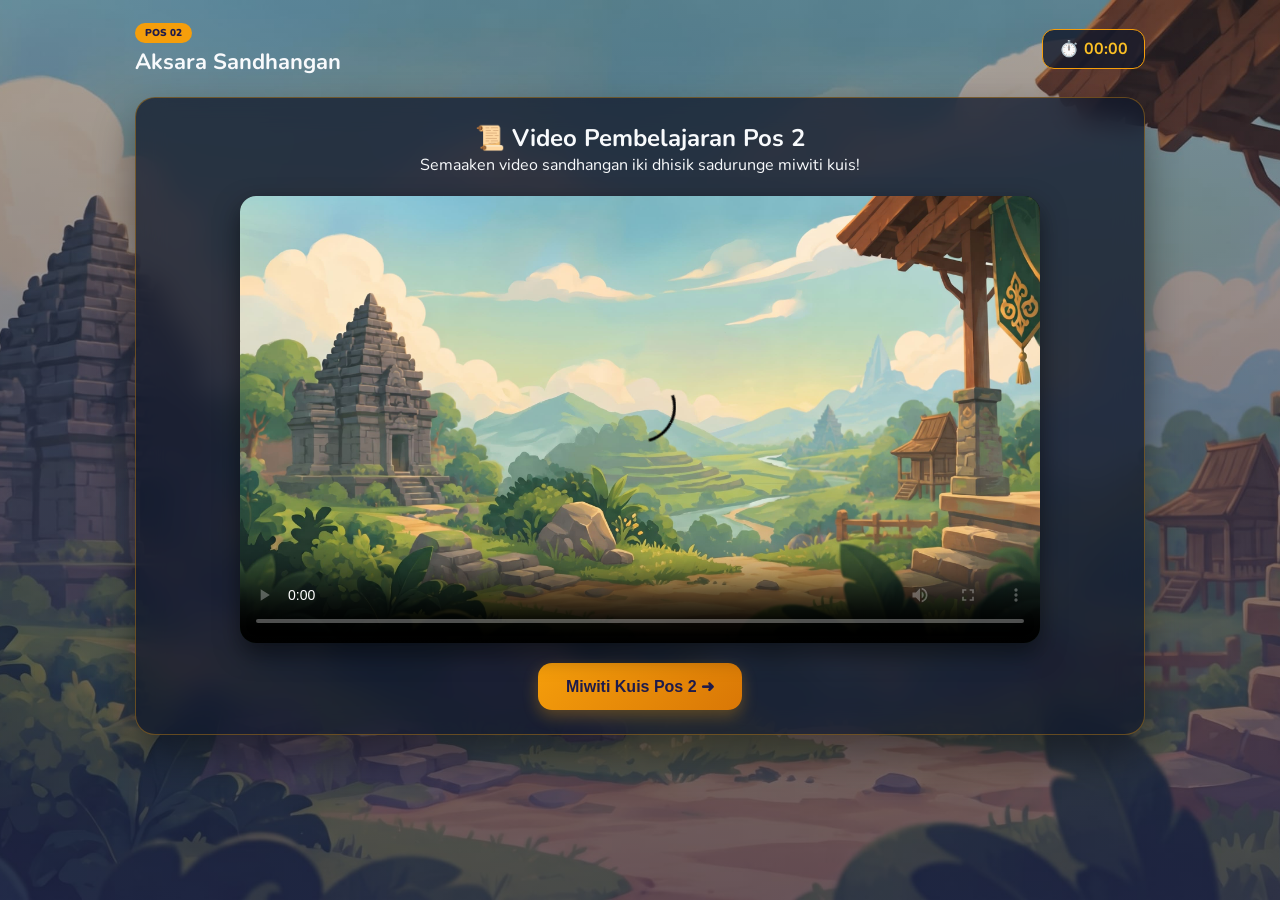
<file: pos2.html>
<!doctype html>
<html lang="jv">
  <head>
    <meta charset="UTF-8" />
    <meta name="viewport" content="width=device-width, initial-scale=1.0" />
    <title>AksaRaya - Pos 2: Aksara Sandhangan</title>
    <link rel="stylesheet" href="pos2.css" />
  </head>
  <body>
    <div class="page-container">
      <!-- Header Navigasi -->
      <header class="quiz-header">
        <div class="pos-title">
          <span class="badge">POS 02</span>
          <h1>Aksara Sandhangan</h1>
        </div>

        <div class="timer-box">
          <span>⏱️</span>
          <strong id="timerDisplay">00:00</strong>
        </div>
      </header>

      <!-- Bagian 1: Video Pembelajaran Pos 2 -->
      <section class="video-section" id="videoSection">
        <div class="card-glass">
          <h2>📜 Video Pembelajaran Pos 2</h2>
          <p>Semaaken video sandhangan iki dhisik sadurunge miwiti kuis!</p>
          <div class="video-wrapper">
            <video controls id="learningVideo" poster="assets/bg-login.jpeg">
              <source src="assets/pos2.mp4" type="video/mp4" />
              Browser sampeyan ora nyengkuyung pamutaran video.
            </video>
          </div>
          <button type="button" class="btn-primary" id="startQuizBtn">
            Miwiti Kuis Pos 2 ➜
          </button>
        </div>
      </section>

      <!-- Bagian 2: Area Kuis Pos 2 -->
      <main class="quiz-section" id="quizSection" hidden>
        <!-- PANEL PROGRES KUIS -->
        <div class="panel-progres-sederhana">
          <div class="progres-info">
            <span class="progres-label">Progres Kuis:</span>
            <strong id="teksPersentase">0%</strong>
            <span class="progres-detail" id="teksDetailSoal"
              >(0 saka 10 dijawab)</span
            >
          </div>
          <div class="progres-bar-bg">
            <div class="progres-bar-fill" id="barProgresKuis"></div>
          </div>
        </div>

        <div class="quiz-layout">
          <!-- Panel Soal -->
          <article class="question-card card-glass">
            <div class="question-header">
              <span class="q-number" id="qNumberText">Soal 1 saka 10</span>
              <label class="ragu-checkbox">
                <input type="checkbox" id="raguCheck" />
                <span>⚠️ Ragu-ragu</span>
              </label>
            </div>

            <div class="question-body">
              <p id="questionText">Loading soal...</p>
              <div class="aksara-preview" id="aksaraPreview">ꦶ</div>
            </div>

            <!-- Kontainer Pilihan Ganda (MC Options) -->
            <div class="mc-options" id="optionsContainer"></div>

            <!-- Navigasi Bawah -->
            <div class="question-footer">
              <button
                type="button"
                class="btn-nav"
                id="prevBtn"
                onclick="prevQuestion()"
              >
                ← Sadurunge
              </button>
              <button
                type="button"
                class="btn-nav"
                id="nextBtn"
                onclick="nextQuestion()"
              >
                Sabanjure →
              </button>
            </div>
          </article>

          <!-- Sidebar Nomor Soal -->
          <aside class="number-sidebar card-glass">
            <h3>Nomer Soal</h3>
            <div class="number-grid" id="numberGrid"></div>
            <button
              type="button"
              class="btn-submit"
              id="submitBtn"
              onclick="finishQuiz()"
            >
              Kumpulake Jawaban 🚀
            </button>
          </aside>
        </div>
      </main>

      <!-- Pop-Up Peringatan -->
      <div class="popup-overlay" id="warningPopup" hidden>
        <div class="popup-card card-glass popup-warning">
          <div class="popup-icon">⚠️</div>
          <h2>Durung Bisa Dikumpulake!</h2>
          <p class="warning-subtitle">
            Iki ana catatan sing kudu digatekake dhisik:
          </p>
          <div class="warning-box" id="warningMessage"></div>
          <button
            type="button"
            class="btn-primary btn-warning-action"
            onclick="closeWarning()"
          >
            Cek Soal Maneh ✏️
          </button>
        </div>
      </div>

      <!-- Pop-Up Skor Akhir Pos 2 -->
      <div class="popup-overlay" id="scorePopup" hidden>
        <div class="popup-card card-glass">
          <div class="popup-icon">🏆</div>
          <h2>MISI POS 2 RAMPUNG</h2>
          <p>Hore, kowe wis ngrampungake misi Aksara Sandhangan.</p>

          <div class="result-summary-box">
            <div class="benar-salah-pill">
              <span class="txt-benar"
                >Benar: <strong id="finalCorrectText">0</strong></span
              >
              <span class="txt-sep">|</span>
              <span class="txt-salah"
                >Salah: <strong id="finalWrongText">0</strong></span
              >
            </div>

            <div class="score-grid">
              <div class="score-box">
                <span>SKOR POS 2</span>
                <strong id="finalScoreText">0</strong>
              </div>
              <div class="score-box">
                <span>WAKTU PENGERJAAN</span>
                <strong id="finalTimeText">00:00</strong>
              </div>
            </div>
          </div>

          <button
            type="button"
            class="btn-primary"
            onclick="window.location.href = 'petualangan.html'"
          >
            Lanjutkan ke Pos petualangan ▶
          </button>
        </div>
      </div>
    </div>
    <script
      src="aksaraya-sound.js"
      data-audio="assets/backsound-kuis.mp3"
    ></script>
    <script src="click-sound.js"></script>
    <script src="pos2.js"></script>
  </body>
</html>
</file>
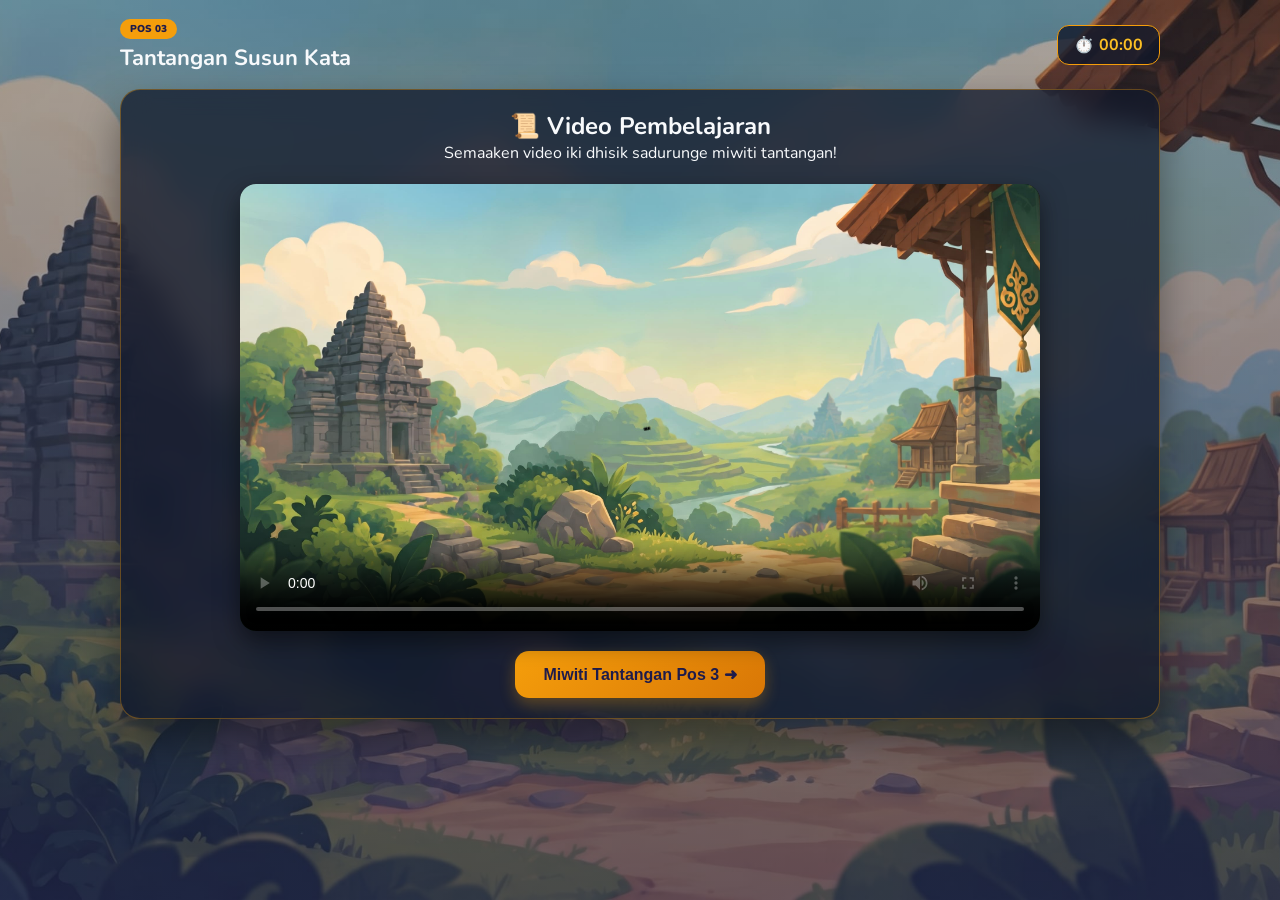
<file: pos3.html>
<!doctype html>
<html lang="jv">
  <head>
    <meta charset="UTF-8" />
    <meta name="viewport" content="width=device-width, initial-scale=1.0" />
    <title>AksaRaya - Pos 3: Tantangan Susun Kata</title>
    <link rel="stylesheet" href="pos3.css" />
  </head>
  <body>
    <div class="page-container">
      <!-- Header Navigasi -->
      <header class="quiz-header">
        <div class="pos-title">
          <span class="badge">POS 03</span>
          <h1>Tantangan Susun Kata</h1>
        </div>
        <div class="timer-box">
          <span>⏱️</span>
          <strong id="timerDisplay">00:00</strong>
        </div>
      </header>

      <!-- Bagian 1: Video Pembelajaran -->
      <section class="video-section" id="videoSection">
        <div class="card-glass">
          <h2>📜 Video Pembelajaran</h2>
          <p>Semaaken video iki dhisik sadurunge miwiti tantangan!</p>
          <div class="video-wrapper">
            <video controls id="learningVideo" poster="assets/bg-login.jpeg">
              <source src="assets/pos3.mp4" type="video/mp4" />
              Browser sampeyan ora nyengkuyung pamutaran video.
            </video>
          </div>
          <button type="button" class="btn-primary" id="startQuizBtn">
            Miwiti Tantangan Pos 3 ➜
          </button>
        </div>
      </section>

      <!-- Bagian 2: Area Kuis Drag & Drop -->
      <main class="quiz-section" id="quizSection" hidden>
        <!-- PANEL PROGRES KUIS -->
        <div class="panel-progres-sederhana">
          <div class="progres-info">
            <span class="progres-label">Progres Kuis:</span>
            <strong id="teksPersentase">0%</strong>
            <span class="progres-detail" id="teksDetailSoal"
              >(0 saka 10 dijawab)</span
            >
          </div>
          <div class="progres-bar-bg">
            <div class="progres-bar-fill" id="barProgresKuis"></div>
          </div>
        </div>

        <div class="quiz-layout">
          <!-- Panel Soal -->
          <article class="question-card card-glass">
            <div class="question-header">
              <span class="q-number" id="qNumberText">Soal 1 saka 10</span>
              <label class="ragu-checkbox">
                <input type="checkbox" id="raguCheck" />
                <span>⚠️ Ragu-ragu</span>
              </label>
            </div>

            <div class="question-body">
              <p id="questionText">
                Tata lan pasangna aksara Jawa kanggo tembung:
              </p>
              <h2 id="latinTarget" class="latin-target">"Sapa"</h2>

              <!-- Area Drop Zone (Tempat Huruf) -->
              <div class="drop-zone-container" id="dropZoneContainer">
                <!-- Slot huruf diisi lewat JS -->
              </div>

              <!-- Tombol Reset Slot -->
              <button
                type="button"
                class="btn-reset-slot"
                onclick="resetCurrentDropZone()"
              >
                🔄 Baleni Ukara Iki
              </button>

              <!-- Bank Huruf (Pilihan Huruf Drag) -->
              <div class="item-bank-wrapper">
                <p class="bank-label">
                  Pilih utawa seret aksara ing ngisor iki:
                </p>
                <div class="item-bank" id="itemBank">
                  <!-- Kartu huruf diisi lewat JS -->
                </div>
              </div>
            </div>

            <!-- Navigasi Bawah -->
            <div class="question-footer">
              <button
                type="button"
                class="btn-nav"
                id="prevBtn"
                onclick="prevQuestion()"
              >
                ← Sadurunge
              </button>
              <button
                type="button"
                class="btn-nav"
                id="nextBtn"
                onclick="nextQuestion()"
              >
                Sabanjure →
              </button>
            </div>
          </article>

          <!-- Sidebar Nomor Soal -->
          <aside class="number-sidebar card-glass">
            <h3>Nomer Soal</h3>
            <div class="number-grid" id="numberGrid">
              <!-- Dikelola oleh JS -->
            </div>
            <button
              type="button"
              class="btn-submit"
              id="submitBtn"
              onclick="finishQuiz()"
            >
              Kumpulake Jawaban 🚀
            </button>
          </aside>
        </div>
      </main>

      <!-- Pop-Up Peringatan -->
      <div class="popup-overlay" id="warningPopup" hidden>
        <div class="popup-card card-glass popup-warning">
          <div class="popup-icon">⚠️</div>
          <h2>Durung Bisa Dikumpulake!</h2>
          <p class="warning-subtitle">
            Iki ana catatan sing kudu digatekake dhisik:
          </p>
          <div class="warning-box" id="warningMessage"></div>
          <button
            type="button"
            class="btn-primary btn-warning-action"
            onclick="closeWarning()"
          >
            Cek Soal Maneh ✏️
          </button>
        </div>
      </div>

      <!-- Pop-Up Skor Akhir Pos 3 -->
      <div class="popup-overlay" id="scorePopup" hidden>
        <div class="popup-card card-glass">
          <div class="popup-icon">👑</div>
          <h2>MISI POS 3 RAMPUNG</h2>
          <p>Kowe wis sukses ngrampungake kabeh misi ing AksaRaya!</p>

          <div class="result-summary-box">
            <div class="benar-salah-pill">
              <span class="txt-benar"
                >Benar: <strong id="finalCorrectText">0</strong></span
              >
              <span class="txt-sep">|</span>
              <span class="txt-salah"
                >Salah: <strong id="finalWrongText">0</strong></span
              >
            </div>

            <div class="score-grid">
              <div class="score-box">
                <span>SKOR POS 3</span>
                <strong id="finalScoreText">0</strong>
              </div>
              <div class="score-box">
                <span>WAKTU PENGERJAAN</span>
                <strong id="finalTimeText">00:00</strong>
              </div>
            </div>
          </div>

          <button
            type="button"
            class="btn-primary"
            onclick="window.location.href = 'petualangan.html'"
          >
            Lanjutkan ke Pos petualangan ▶
          </button>
        </div>
      </div>
    </div>
    <script
      src="aksaraya-sound.js"
      data-audio="assets/backsound-kuis.mp3"
    ></script>
    <script src="click-sound.js"></script>
    <script src="pos3.js"></script>
  </body>
</html>
</file>
<file: style.css>
@import url("https://fonts.googleapis.com/css2?family=Nunito:wght@400;600;700;800;900&display=swap");

/* ========================================
   1. PALET WARNA SELARAS BACKGROUND SENJA
======================================== */
:root {
  --senja-gelap: #1e1b4b; /* Biru malam / ungu tua */
  --senja-hangat: #f59e0b; /* Kuning keemasan matahari terbenam */
  --kayu-pendopo: #78350f; /* Coklat kayu joglo */

  --kaca-panel: rgba(15, 23, 42, 0.75); /* Panel kaca gelap elegan */
  --kaca-border: rgba(245, 158, 11, 0.35); /* Garis emas tipis */

  --teks-terang: #f8fafc;
  --teks-meredup: #cbd5e1;

  --aksen-emas: #fbbf24;
}

* {
  box-sizing: border-box;
  margin: 0;
  padding: 0;
}

body {
  font-family: "Nunito", sans-serif;
  color: var(--teks-terang);
  background-color: var(--senja-gelap);
}

/* ========================================
   2. LATAR BELAKANG GAMBAR UTAMA
======================================== */
.login-page {
  position: relative;
  isolation: isolate;
  display: flex;
  align-items: center;
  justify-content: center;
  min-height: 100vh;
  min-height: 100svh;
  padding: 40px 5%;
  overflow: hidden;

  /* Menggunakan gambar pemandangan candi & senja sebagai background */
  background:
    linear-gradient(to bottom, rgba(15, 23, 42, 0.3), rgba(30, 27, 75, 0.6)),
    url("assets/bg-login.jpeg") center/cover no-repeat fixed;
}

/* Efek debu cahaya magis tipis di udara */
.login-page::before {
  content: "✦       ✧          ✦          ✧       ✦";
  position: absolute;
  z-index: -1;
  inset: 12% 0 auto;
  color: rgba(255, 255, 255, 0.4);
  font-size: clamp(16px, 2.5vw, 28px);
  letter-spacing: 30px;
  text-align: center;
  pointer-events: none;
}

.floating {
  display: none;
}

/* ========================================
   3. TATA LETAK UTAMA
======================================== */
.login-container {
  position: relative;
  z-index: 2;
  display: grid;
  grid-template-columns: minmax(0, 1fr) minmax(360px, 0.95fr);
  align-items: center;
  gap: clamp(30px, 5vw, 70px);
  width: min(100%, 1050px);
  animation: fadeInScale 0.8s cubic-bezier(0.16, 1, 0.3, 1) both;
}

/* ========================================
   4. BRANDING & LOGO
======================================== */
.brand {
  position: relative;
  text-align: center;
}

.logo {
  width: min(100%, 420px);
  max-height: 280px;
  margin: 0 auto 18px;
  object-fit: contain;
  filter: drop-shadow(0 15px 25px rgba(0, 0, 0, 0.6))
    drop-shadow(0 0 15px rgba(245, 158, 11, 0.3));
  animation: floatSlow 5s ease-in-out infinite;
}

.tagline {
  display: inline-block;
  padding: 10px 24px;
  background: rgba(15, 23, 42, 0.6);
  backdrop-filter: blur(8px);
  border: 1px solid var(--kaca-border);
  border-radius: 99px;
  color: var(--aksen-emas);
  font-size: clamp(14px, 1.6vw, 17px);
  font-weight: 800;
  letter-spacing: 1.5px;
  box-shadow: 0 10px 25px rgba(0, 0, 0, 0.3);
}

/* ========================================
   5. KARTU LOGIN (GLASSMORPHISM ELEGAN)
======================================== */
.login-card {
  position: relative;
  width: 100%;
  padding: 38px 34px 30px;

  background: var(--kaca-panel);
  backdrop-filter: blur(14px);
  -webkit-backdrop-filter: blur(14px);
  border: 1.5px solid var(--kaca-border);
  border-radius: 26px;
  box-shadow:
    0 25px 50px rgba(0, 0, 0, 0.5),
    inset 0 1px 0 rgba(255, 255, 255, 0.1);
}

.decoration {
  text-align: center;
  color: var(--aksen-emas);
  font-size: 16px;
  font-weight: 800;
  letter-spacing: 8px;
  margin-bottom: 12px;
  opacity: 0.8;
}

.bottom-decoration {
  text-align: center;
  color: var(--aksen-emas);
  font-size: 14px;
  font-weight: 800;
  letter-spacing: 6px;
  margin-top: 22px;
  opacity: 0.8;
}

h1 {
  margin: 0 0 8px;
  font-size: clamp(22px, 2.3vw, 28px);
  font-weight: 900;
  color: var(--teks-terang);
  text-align: center;
  letter-spacing: 0.5px;
}

.welcome {
  margin: 0 0 25px;
  color: var(--teks-meredup);
  font-size: 14px;
  font-weight: 600;
  text-align: center;
  line-height: 1.5;
}

/* ========================================
   6. FORM & INPUT KELAS MENENGAH
======================================== */
.form-group {
  margin-bottom: 18px;
  text-align: left;
}

.form-group label {
  display: block;
  margin-bottom: 8px;
  color: var(--aksen-emas);
  font-size: 13px;
  font-weight: 800;
  letter-spacing: 0.5px;
}

.form-group input {
  width: 100%;
  min-height: 50px;
  padding: 12px 16px;
  background: rgba(15, 23, 42, 0.6);
  border: 1.5px solid rgba(255, 255, 255, 0.15);
  border-radius: 14px;
  color: white;
  font-family: inherit;
  font-size: 15px;
  outline: none;
  transition: all 0.25s ease;
}

.form-group input::placeholder {
  color: rgba(255, 255, 255, 0.35);
  font-weight: 500;
}

.form-group input:focus {
  background: rgba(15, 23, 42, 0.9);
  border-color: var(--aksen-emas);
  box-shadow: 0 0 0 3px rgba(245, 158, 11, 0.25);
}

.pesan {
  margin: 0;
  color: #fca5a5;
  font-size: 13px;
  font-weight: 700;
  text-align: center;
}
.pesan:not(:empty) {
  margin-bottom: 15px;
  padding: 10px;
  background: rgba(239, 68, 68, 0.2);
  border: 1px solid rgba(239, 68, 68, 0.4);
  border-radius: 10px;
}

/* ========================================
   7. TOMBOL MASUK
======================================== */
.btn-masuk {
  display: flex;
  align-items: center;
  justify-content: center;
  gap: 10px;
  width: 100%;
  min-height: 52px;
  margin-top: 10px;

  background: linear-gradient(135deg, #f59e0b, #d97706);
  border: none;
  border-radius: 14px;
  color: #1e1b4b;
  font-family: inherit;
  font-size: 15px;
  font-weight: 900;
  text-transform: uppercase;
  letter-spacing: 1px;

  box-shadow: 0 8px 20px rgba(245, 158, 11, 0.3);
  cursor: pointer;
  transition: all 0.2s ease;
}

.btn-masuk:hover {
  transform: translateY(-2px);
  box-shadow: 0 12px 25px rgba(245, 158, 11, 0.45);
  filter: brightness(1.08);
}

.btn-masuk:active {
  transform: translateY(1px);
  box-shadow: 0 4px 10px rgba(245, 158, 11, 0.3);
}

.arrow {
  transition: transform 0.2s;
}
.btn-masuk:hover .arrow {
  transform: translateX(5px);
}

.footer-text {
  text-align: center;
  margin-top: 25px;
  color: var(--teks-meredup);
  font-size: 13px;
  font-weight: 700;
  opacity: 0.8;
}

/* ========================================
   8. POP-UP KONFIRMASI
======================================== */
.confirm-overlay[hidden] {
  display: none !important;
}

.confirm-overlay {
  position: fixed;
  inset: 0;
  z-index: 9999;
  display: flex;
  align-items: center;
  justify-content: center;
  padding: 20px;
  background: rgba(15, 23, 42, 0.8);
  backdrop-filter: blur(8px);
  animation: fadeIn 0.25s ease;
}

.confirm-card {
  width: 100%;
  max-width: 440px;
  padding: 36px 30px 28px;
  text-align: center;

  background: rgba(15, 23, 42, 0.92);
  backdrop-filter: blur(16px);
  border: 1.5px solid var(--kaca-border);
  border-radius: 26px;
  box-shadow: 0 25px 60px rgba(0, 0, 0, 0.6);
  animation: scaleUp 0.3s cubic-bezier(0.16, 1, 0.3, 1);
}

.confirm-icon {
  width: 70px;
  height: 70px;
  margin: 0 auto 15px;
  display: grid;
  place-items: center;
  font-size: 34px;
  color: #1e1b4b;
  background: var(--aksen-emas);
  border-radius: 50%;
  box-shadow: 0 5px 15px rgba(245, 158, 11, 0.3);
}

.confirm-decoration {
  color: var(--aksen-emas);
  font-size: 15px;
  letter-spacing: 6px;
  margin-bottom: 10px;
}

.confirm-card h2 {
  margin: 0 0 8px;
  font-size: 24px;
  font-weight: 900;
  color: var(--teks-terang);
}

.confirm-description {
  color: var(--teks-meredup);
  font-size: 14px;
  margin-bottom: 20px;
}

.confirm-data {
  background: rgba(0, 0, 0, 0.4);
  border: 1px solid rgba(255, 255, 255, 0.1);
  border-radius: 16px;
  padding: 16px;
  margin-bottom: 20px;
}

.confirm-row {
  display: flex;
  justify-content: space-between;
  align-items: center;
  margin-bottom: 10px;
}
.confirm-row:last-child {
  margin-bottom: 0;
}

.confirm-row span {
  color: var(--teks-meredup);
  font-size: 13px;
  font-weight: 600;
}
.confirm-row strong {
  color: var(--aksen-emas);
  font-size: 15px;
  font-weight: 800;
}

.confirm-actions {
  display: flex;
  flex-direction: column;
  gap: 12px;
}

.edit-button,
.confirm-button {
  width: 100%;
  padding: 13px;
  border-radius: 14px;
  font-size: 14px;
  font-weight: 800;
  cursor: pointer;
  transition: all 0.2s ease;
}

.edit-button {
  background: transparent;
  color: var(--teks-terang);
  border: 1.5px solid rgba(255, 255, 255, 0.2);
}
.edit-button:hover {
  background: rgba(255, 255, 255, 0.08);
  border-color: white;
}

.confirm-button {
  background: linear-gradient(135deg, #f59e0b, #d97706);
  color: #1e1b4b;
  border: none;
  box-shadow: 0 6px 15px rgba(245, 158, 11, 0.3);
}
.confirm-button:hover {
  filter: brightness(1.1);
  transform: translateY(-1px);
}

.confirm-note {
  display: none;
}

/* ========================================
   9. ANIMASI HALUS
======================================== */
@keyframes fadeInScale {
  0% {
    opacity: 0;
    transform: scale(0.96) translateY(15px);
  }
  100% {
    opacity: 1;
    transform: scale(1) translateY(0);
  }
}
@keyframes scaleUp {
  0% {
    opacity: 0;
    transform: scale(0.95);
  }
  100% {
    opacity: 1;
    transform: scale(1);
  }
}
@keyframes floatSlow {
  0%,
  100% {
    transform: translateY(0);
  }
  50% {
    transform: translateY(-8px);
  }
}
@keyframes fadeIn {
  from {
    opacity: 0;
  }
  to {
    opacity: 1;
  }
}

/* ========================================
   10. RESPONSIVE / LAYAR HP & TABLET
======================================== */
@media (max-width: 850px) {
  .login-page {
    padding: 25px 15px;
    overflow-y: auto;
  }
  .login-container {
    grid-template-columns: 1fr;
    gap: 20px;
    max-width: 440px;
  }
  .logo {
    max-height: 200px;
  }
}

@media (max-width: 480px) {
  .login-card {
    padding: 30px 20px 24px;
    border-radius: 20px;
  }
  h1 {
    font-size: 22px;
  }
  .form-group input {
    min-height: 46px;
    font-size: 14px;
  }
  .btn-masuk {
    min-height: 48px;
    font-size: 14px;
  }
  .confirm-card {
    padding: 30px 20px;
    border-radius: 20px;
  }
}
</file>
<file: dashboard.css>
@import url("https://fonts.googleapis.com/css2?family=Nunito:wght@400;600;700;800;900&display=swap");

:root {
  --senja-gelap: #1e1b4b;
  --senja-hangat: #f59e0b;
  --aksen-emas: #fbbf24;

  --kaca-panel: rgba(15, 23, 42, 0.75);
  --kaca-border: rgba(245, 158, 11, 0.35);

  --teks-terang: #f8fafc;
  --teks-meredup: #cbd5e1;
}

* {
  box-sizing: border-box;
  margin: 0;
  padding: 0;
}

html,
body {
  min-height: 100%;
}

body {
  font-family: "Nunito", sans-serif;
  color: var(--teks-terang);
  background-color: var(--senja-gelap);
}

button {
  font: inherit;
  cursor: pointer;
  outline: none;
  border: none;
}

.sr-only {
  position: absolute;
  width: 1px;
  height: 1px;
  padding: 0;
  margin: -1px;
  overflow: hidden;
  clip: rect(0, 0, 0, 0);
  white-space: nowrap;
  border: 0;
}

.dashboard-page {
  position: relative;
  isolation: isolate;
  display: flex;
  align-items: center;
  justify-content: center;
  width: 100%;
  min-height: 100vh;
  min-height: 100svh;
  padding: 80px 24px 40px;
  overflow: hidden;

  background:
    linear-gradient(to bottom, rgba(15, 23, 42, 0.35), rgba(30, 27, 75, 0.65)),
    url("assets/bg-login.jpeg") center/cover no-repeat fixed;
}

.dashboard-page::before {
  content: "✦       ✧          ✦          ✧       ✦";
  position: absolute;
  z-index: -1;
  inset: 15% 0 auto;
  color: rgba(255, 255, 255, 0.35);
  font-size: clamp(18px, 2.5vw, 32px);
  letter-spacing: 30px;
  text-align: center;
  text-shadow: 0 0 12px rgba(251, 191, 36, 0.5);
  pointer-events: none;
  animation: starPulse 4s ease-in-out infinite alternate;
}

.dashboard-page::after {
  content: "ꦲ  ꦤ  ꦕ  ꦫ  ꦏ";
  position: absolute;
  z-index: -1;
  bottom: 20px;
  left: 50%;
  transform: translateX(-50%);
  color: rgba(251, 191, 36, 0.25);
  font-size: clamp(18px, 2.4vw, 26px);
  font-weight: 900;
  letter-spacing: 15px;
  white-space: nowrap;
  pointer-events: none;
  text-shadow: 0 0 10px rgba(245, 158, 11, 0.2);
}

/* ========================================
   MENU ATAS (BUBBLE LINGKARAN BESAR VERTIKAL)
======================================== */
.top-menu {
  position: absolute;
  z-index: 5;
  top: 24px;
  left: 24px;
  display: flex;
  flex-direction: column;
  align-items: flex-start;
  gap: 16px;
}

.menu-button {
  display: flex;
  align-items: center;
  justify-content: center;
  width: 60px;
  height: 60px;
  padding: 0;

  background: rgba(15, 23, 42, 0.8);
  backdrop-filter: blur(14px);
  -webkit-backdrop-filter: blur(14px);
  border: 2px solid var(--kaca-border);
  border-radius: 50%;
  color: var(--teks-terang);

  box-shadow: 0 10px 25px rgba(0, 0, 0, 0.4);
  transition: all 0.3s cubic-bezier(0.175, 0.885, 0.32, 1.275);
}

.menu-button:hover {
  transform: scale(1.12);
  background: rgba(30, 41, 59, 0.95);
  border-color: var(--aksen-emas);
  box-shadow: 0 14px 30px rgba(245, 158, 11, 0.4);
}

.menu-button:active {
  transform: scale(0.95);
}

.menu-icon {
  display: flex;
  align-items: center;
  justify-content: center;
  width: 100%;
  height: 100%;
  border-radius: 50%;
  background: linear-gradient(135deg, #fbbf24, #d97706);
  color: #1e1b4b;
  font-size: 26px;
  font-weight: 900;
  box-shadow: inset 0 3px 6px rgba(255, 255, 255, 0.4);
  transition: transform 0.3s ease;
}

.menu-button:hover .menu-icon {
  transform: rotate(12deg);
}

/* ========================================
   KONTEN UTAMA
======================================== */
.dashboard-content {
  position: relative;
  z-index: 1;
  display: flex;
  flex-direction: column;
  align-items: center;
  width: 100%;
  max-width: 900px;
  text-align: center;
  animation: fadeUp 0.8s cubic-bezier(0.16, 1, 0.3, 1) both;
}

.dashboard-logo {
  position: relative;
  z-index: 1;
  display: block;
  width: min(90vw, 620px);
  max-height: 300px;
  object-fit: contain;
  filter: drop-shadow(0 15px 25px rgba(0, 0, 0, 0.6))
    drop-shadow(0 0 15px rgba(245, 158, 11, 0.3));
  animation: logoHover 5s ease-in-out infinite;
}

.welcome-name {
  margin: 10px 0 8px;
  font-size: clamp(26px, 3.8vw, 44px);
  font-weight: 900;
  text-align: center;
  background: linear-gradient(to right, #fef08a, #fbbf24, #f59e0b);
  -webkit-background-clip: text;
  background-clip: text;
  -webkit-text-fill-color: transparent;
  filter: drop-shadow(0 4px 12px rgba(0, 0, 0, 0.6));
  animation: fadeUp 0.8s 0.15s both;
  overflow-wrap: anywhere;
}

.dashboard-tagline {
  position: relative;
  z-index: 2;
  max-width: 520px;
  margin: 5px 0 32px;
  padding: 10px 24px;

  background: rgba(15, 23, 42, 0.6);
  backdrop-filter: blur(8px);
  -webkit-backdrop-filter: blur(8px);
  border: 1px solid var(--kaca-border);
  border-radius: 99px;

  color: var(--aksen-emas);
  font-size: clamp(14px, 1.6vw, 17px);
  font-weight: 800;
  letter-spacing: 1px;
  box-shadow: 0 10px 25px rgba(0, 0, 0, 0.3);
  animation: fadeUp 0.8s 0.25s both;
}

.start-button {
  position: relative;
  z-index: 2;
  display: inline-flex;
  align-items: center;
  justify-content: center;
  gap: 12px;
  min-width: 300px;
  padding: 16px 35px;
  border-radius: 16px;
  overflow: hidden;

  background: linear-gradient(135deg, #f59e0b, #d97706);
  border: none;
  color: #1e1b4b;
  font-size: 16px;
  font-weight: 900;
  letter-spacing: 1px;
  text-transform: uppercase;

  box-shadow: 0 8px 25px rgba(245, 158, 11, 0.35);
  transition: all 0.25s ease;
  animation: fadeUp 0.8s 0.35s both;
}

.start-button:hover {
  transform: translateY(-3px);
  box-shadow: 0 12px 30px rgba(245, 158, 11, 0.5);
  filter: brightness(1.08);
}

.start-button:active {
  transform: translateY(1px);
  box-shadow: 0 4px 12px rgba(245, 158, 11, 0.3);
}

/* ========================================
   POPUP & MODAL
======================================== */
.popup[hidden] {
  display: none !important;
}

.popup {
  position: fixed;
  z-index: 10;
  inset: 0;
  display: flex;
  align-items: center;
  justify-content: center;
  padding: 20px;

  background: rgba(15, 23, 42, 0.84);
  backdrop-filter: blur(8px);
  -webkit-backdrop-filter: blur(8px);
  animation: fadeIn 0.25s ease-out;
}

.popup-card {
  position: relative;
  width: 100%;
  max-width: 480px;
  max-height: 85vh;
  overflow-y: auto;
  padding: 38px 28px 28px;

  background: rgba(15, 23, 42, 0.92);
  backdrop-filter: blur(16px);
  border: 1.5px solid var(--kaca-border);
  border-radius: 24px;
  box-shadow: 0 25px 60px rgba(0, 0, 0, 0.6);
  text-align: center;
  animation: popUp 0.3s cubic-bezier(0.16, 1, 0.3, 1);
}

.close-button {
  position: absolute;
  top: 14px;
  right: 14px;
  display: grid;
  place-items: center;
  width: 36px;
  height: 36px;

  background: transparent;
  color: var(--teks-terang);
  border: 1.5px solid rgba(255, 255, 255, 0.2);
  border-radius: 50%;
  font-size: 15px;
  font-weight: 900;
  transition: all 0.2s ease;
}

.close-button:hover {
  background: rgba(239, 68, 68, 0.2);
  border-color: #ef4444;
  color: #ef4444;
  transform: rotate(90deg);
}

/* ========================================
   KONTEN INFORMASI & FAQ
======================================== */
.info-card-wide {
  max-width: 600px;
  padding: 30px 20px 20px;
}

.aksara-title {
  font-size: 34px !important;
  color: var(--aksen-emas) !important;
  margin-bottom: 4px !important;
}

.scrollable-content {
  text-align: left;
  max-height: 55vh;
  overflow-y: auto;
  padding-right: 12px;
  margin-top: 20px;
}

.scrollable-content::-webkit-scrollbar {
  width: 6px;
}
.scrollable-content::-webkit-scrollbar-thumb {
  background: var(--aksen-emas);
  border-radius: 10px;
}

.info-section {
  margin-bottom: 24px;
  background: rgba(0, 0, 0, 0.25);
  padding: 20px;
  border-radius: 18px;
  border: 1px solid rgba(255, 255, 255, 0.08);
}

.info-title {
  font-size: 15px;
  font-weight: 800;
  color: white;
  margin: 0 0 14px 0;
  display: flex;
  align-items: center;
  gap: 8px;
}

.info-badge {
  background: rgba(16, 185, 129, 0.15);
  color: #34d399;
  display: inline-block;
  padding: 6px 12px;
  border-radius: 8px;
  font-size: 12px;
  font-weight: 900;
  margin-bottom: 12px;
  border: 1px solid rgba(16, 185, 129, 0.3);
}

.info-text {
  color: var(--teks-meredup);
  line-height: 1.6;
  font-size: 13.5px;
  margin: 0;
}

.tp-list {
  list-style: none;
  padding: 0;
  margin: 0;
}

.tp-list li {
  background: rgba(0, 0, 0, 0.3);
  border-left: 3px solid var(--aksen-emas);
  padding: 14px 16px;
  margin-bottom: 12px;
  border-radius: 0 12px 12px 0;
  color: var(--teks-meredup);
  font-size: 13.5px;
  line-height: 1.5;
}

.tp-list li strong {
  color: var(--aksen-emas);
  display: block;
  margin-bottom: 4px;
  font-size: 14px;
}

/* ========================================
   PROFIL PENGEMBANG (GAMBAR UTUH + HOVER GLOW)
======================================== */
.dev-showcase-box {
  position: relative;
  width: min(95vw, 1060px);
  border-radius: 20px;
  border: 2px solid #eab308;
  box-shadow: 0 25px 60px rgba(0, 0, 0, 0.75);
  background: #1c0c03;
  animation: popUp 0.3s cubic-bezier(0.16, 1, 0.3, 1);
}

.dev-close-btn {
  position: absolute;
  top: 14px;
  right: 14px;
  width: 38px;
  height: 38px;
  border-radius: 50%;
  border: 2px solid #fbbf24;
  background: rgba(30, 15, 5, 0.88);
  color: #fef08a;
  font-size: 16px;
  font-weight: 900;
  z-index: 15;
  transition:
    transform 0.2s ease,
    background 0.2s ease;
}

.dev-close-btn:hover {
  transform: scale(1.1) rotate(90deg);
  background: #b45309;
}

.dev-cover-stage {
  position: relative;
  width: 100%;
  border-radius: 18px;
  overflow: hidden;
}

.dev-cover-base {
  display: block;
  width: 100%;
  height: auto;
  border-radius: 18px;
  user-select: none;
}

/* Hotspot menutupi penuh bingkai tiap kartu dari atas ke bawah */
.dev-card-hotspot {
  position: absolute;
  top: 47.4%;
  height: 48.2%;
  width: 13.9%;
  border-radius: clamp(16px, 2vw, 24px);
  background: transparent;
  border: 2px solid transparent;
  overflow: hidden;
  z-index: 5;
  transition:
    box-shadow 0.25s ease,
    border-color 0.25s ease,
    background-color 0.25s ease;
}

.dev-card-hotspot::after {
  content: "";
  position: absolute;
  inset: 0;
  background: linear-gradient(
    120deg,
    transparent 20%,
    rgba(254, 249, 195, 0.34) 50%,
    transparent 80%
  );
  transform: translateX(-130%);
  transition: transform 0.6s ease;
  pointer-events: none;
}

.dev-card-hotspot:hover {
  border-color: rgba(254, 240, 138, 0.95);
  background-color: rgba(253, 224, 71, 0.08);
  box-shadow:
    0 0 22px rgba(250, 204, 21, 0.85),
    inset 0 0 16px rgba(254, 240, 138, 0.35);
}

.dev-card-hotspot:hover::after {
  transform: translateX(130%);
}

.dev-card-hotspot:active {
  transform: scale(0.985);
}

.dev-card-hotspot.card-1 {
  left: 4.5%;
}
.dev-card-hotspot.card-2 {
  left: 19.96%;
}
.dev-card-hotspot.card-3 {
  left: 35.42%;
}
.dev-card-hotspot.card-4 {
  left: 50.88%;
}
.dev-card-hotspot.card-5 {
  left: 66.34%;
}
.dev-card-hotspot.card-6 {
  left: 81.8%;
}

/* ========================================
   MODAL SLIDE DETAIL INTERAKTIF (TAMPILAN BESAR & BERSIH)
======================================== */
.dev-slide-overlay {
  position: fixed;
  inset: 0;
  background: radial-gradient(
    circle at center,
    rgba(69, 26, 3, 0.9) 0%,
    rgba(10, 6, 3, 0.97) 100%
  );
  backdrop-filter: blur(12px);
  -webkit-backdrop-filter: blur(12px);
  display: flex;
  align-items: center;
  justify-content: center;
  padding: 10px 14px;
  z-index: 40;
  animation: fadeIn 0.25s ease;
}

.dev-slide-overlay[hidden] {
  display: none !important;
}

.dev-particles {
  position: absolute;
  inset: 0;
  overflow: hidden;
  pointer-events: none;
}

.dev-particles span {
  position: absolute;
  bottom: -20px;
  width: 6px;
  height: 6px;
  border-radius: 50%;
  background: radial-gradient(circle, #fef08a 0%, #f59e0b 100%);
  box-shadow: 0 0 10px #fbbf24;
  opacity: 0;
  animation: emberFloat 7s infinite ease-in;
}

.dev-particles span:nth-child(1) {
  left: 12%;
  animation-delay: 0s;
  animation-duration: 6.5s;
}
.dev-particles span:nth-child(2) {
  left: 25%;
  width: 8px;
  height: 8px;
  animation-delay: 1.4s;
  animation-duration: 8s;
}
.dev-particles span:nth-child(3) {
  left: 38%;
  animation-delay: 2.8s;
  animation-duration: 6s;
}
.dev-particles span:nth-child(4) {
  left: 52%;
  width: 5px;
  height: 5px;
  animation-delay: 0.7s;
  animation-duration: 7.5s;
}
.dev-particles span:nth-child(5) {
  left: 65%;
  width: 7px;
  height: 7px;
  animation-delay: 3.1s;
  animation-duration: 6.8s;
}
.dev-particles span:nth-child(6) {
  left: 78%;
  animation-delay: 1.9s;
  animation-duration: 8.2s;
}
.dev-particles span:nth-child(7) {
  left: 88%;
  width: 5px;
  height: 5px;
  animation-delay: 4s;
  animation-duration: 7s;
}
.dev-particles span:nth-child(8) {
  left: 46%;
  width: 8px;
  height: 8px;
  animation-delay: 2.2s;
  animation-duration: 8.5s;
}

.dev-slide-wrapper {
  position: relative;
  z-index: 5;
  display: flex;
  flex-direction: column;
  align-items: center;
  justify-content: center;
  gap: 8px;
  max-width: 98vw;
  max-height: 98vh;
}

/* Top Bar: Badge Nomor Urut + Nama + Tutup */
.dev-slide-topbar {
  width: 100%;
  display: flex;
  align-items: center;
  justify-content: space-between;
  gap: 12px;
  padding: 0 4px;
  z-index: 30;
}

.dev-slide-identity {
  display: inline-flex;
  align-items: center;
  gap: 10px;
  padding: 5px 15px 5px 7px;
  border-radius: 99px;
  background: rgba(30, 15, 5, 0.9);
  border: 1.5px solid rgba(251, 191, 36, 0.55);
  box-shadow: 0 8px 20px rgba(0, 0, 0, 0.45);
}

.dev-slide-badge {
  padding: 3px 10px;
  border-radius: 99px;
  background: linear-gradient(135deg, #fde047, #d97706);
  color: #291002;
  font-size: 12px;
  font-weight: 900;
  letter-spacing: 0.5px;
}

.dev-slide-name {
  color: #fef9c3;
  font-size: 14px;
  font-weight: 800;
  letter-spacing: 0.3px;
}

.dev-slide-close {
  width: 36px;
  height: 36px;
  border-radius: 50%;
  border: 2px solid #fde047;
  background: rgba(30, 15, 5, 0.92);
  color: #fef08a;
  font-size: 15px;
  font-weight: 900;
  box-shadow: 0 6px 16px rgba(0, 0, 0, 0.5);
  transition:
    transform 0.22s ease,
    background 0.22s ease;
}

.dev-slide-close:hover {
  background: #b45309;
  transform: rotate(90deg) scale(1.08);
}

/* Panggung Kartu Besar + Panah Samping */
.dev-slide-stage {
  position: relative;
  display: flex;
  align-items: center;
  justify-content: center;
  gap: 14px;
  perspective: 1400px;
}

.dev-slide-card {
  position: relative;
  width: fit-content;
  border-radius: 18px;
  border: 2.5px solid #facc15;
  overflow: hidden;
  background: #2b1204;
  transform-style: preserve-3d;
  will-change: transform;
  transition:
    transform 0.2s ease-out,
    box-shadow 0.25s ease;
  animation: borderGlow 3.2s ease-in-out infinite alternate;
}

.dev-slide-card.anim-next {
  animation:
    slideEnterNext 0.42s cubic-bezier(0.22, 1, 0.36, 1) both,
    borderGlow 3.2s ease-in-out infinite alternate;
}

.dev-slide-card.anim-prev {
  animation:
    slideEnterPrev 0.42s cubic-bezier(0.22, 1, 0.36, 1) both,
    borderGlow 3.2s ease-in-out infinite alternate;
}

.dev-slide-img {
  display: block;
  width: auto;
  max-width: min(86vw, 1220px);
  max-height: calc(100vh - 122px);
  max-height: calc(100svh - 122px);
  height: auto;
  user-select: none;
  pointer-events: none;
}

.dev-card-glare {
  position: absolute;
  inset: 0;
  pointer-events: none;
  background: radial-gradient(
    circle at 50% 50%,
    rgba(255, 251, 235, 0.22) 0%,
    transparent 62%
  );
  opacity: 0;
  transition: opacity 0.25s ease;
}

.dev-slide-card:hover .dev-card-glare {
  opacity: 1;
}

/* Tombol Panah Navigasi */
.dev-slide-arrow {
  position: relative;
  z-index: 25;
  flex-shrink: 0;
  width: 46px;
  height: 46px;
  border-radius: 50%;
  border: 2px solid #facc15;
  background: linear-gradient(
    145deg,
    rgba(69, 26, 3, 0.94),
    rgba(30, 15, 5, 0.96)
  );
  color: #fef08a;
  font-size: 16px;
  font-weight: 900;
  box-shadow: 0 8px 22px rgba(0, 0, 0, 0.65);
  transition:
    transform 0.22s cubic-bezier(0.22, 1, 0.36, 1),
    background 0.22s ease,
    color 0.22s ease,
    box-shadow 0.22s ease;
}

.dev-slide-arrow:hover {
  background: linear-gradient(135deg, #fde047, #f59e0b);
  color: #451a03;
  transform: scale(1.12);
  box-shadow: 0 0 22px rgba(250, 204, 21, 0.75);
}

.dev-slide-arrow:active {
  transform: scale(0.95);
}

/* Bar Pemilih Cepat 6 Anggota di Bawah */
.dev-roster-bar {
  position: relative;
  z-index: 30;
  display: flex;
  flex-wrap: wrap;
  justify-content: center;
  gap: 8px;
  padding: 6px 12px;
  border-radius: 16px;
  background: rgba(24, 10, 3, 0.9);
  border: 1.5px solid rgba(250, 204, 21, 0.38);
  box-shadow: 0 10px 25px rgba(0, 0, 0, 0.5);
}

.dev-roster-pill {
  padding: 5px 12px;
  border-radius: 99px;
  background: rgba(254, 240, 138, 0.08);
  border: 1px solid rgba(250, 204, 21, 0.25);
  color: #fde68a;
  font-size: 12px;
  font-weight: 700;
  transition: all 0.22s ease;
}

.dev-roster-pill:hover {
  background: rgba(250, 204, 21, 0.22);
  border-color: #fde047;
  color: #ffffff;
  transform: translateY(-2px);
}

.dev-roster-pill.active {
  background: linear-gradient(135deg, #fde047, #d97706);
  border-color: #fef9c3;
  color: #291002;
  font-weight: 900;
  box-shadow: 0 4px 14px rgba(250, 204, 21, 0.45);
  transform: translateY(-2px);
}

/* ========================================
   ANIMASI
======================================== */
@keyframes fadeUp {
  0% {
    opacity: 0;
    transform: translateY(20px);
  }
  100% {
    opacity: 1;
    transform: translateY(0);
  }
}

@keyframes logoHover {
  0%,
  100% {
    transform: translateY(0);
  }
  50% {
    transform: translateY(-8px);
  }
}

@keyframes starPulse {
  0%,
  100% {
    opacity: 0.4;
    transform: scale(0.95);
  }
  50% {
    opacity: 0.9;
    transform: scale(1.05);
  }
}

@keyframes fadeIn {
  from {
    opacity: 0;
  }
  to {
    opacity: 1;
  }
}

@keyframes popUp {
  0% {
    opacity: 0;
    transform: scale(0.95) translateY(10px);
  }
  100% {
    opacity: 1;
    transform: scale(1) translateY(0);
  }
}

@keyframes slideEnterNext {
  0% {
    opacity: 0;
    transform: translateX(48px) rotateY(-10deg) scale(0.94);
  }
  100% {
    opacity: 1;
    transform: translateX(0) rotateY(0deg) scale(1);
  }
}

@keyframes slideEnterPrev {
  0% {
    opacity: 0;
    transform: translateX(-48px) rotateY(10deg) scale(0.94);
  }
  100% {
    opacity: 1;
    transform: translateX(0) rotateY(0deg) scale(1);
  }
}

@keyframes borderGlow {
  0% {
    box-shadow:
      0 18px 45px rgba(0, 0, 0, 0.78),
      0 0 18px rgba(250, 204, 21, 0.35);
  }
  100% {
    box-shadow:
      0 22px 52px rgba(0, 0, 0, 0.85),
      0 0 32px rgba(250, 204, 21, 0.7);
  }
}

@keyframes emberFloat {
  0% {
    transform: translateY(0) scale(0.7);
    opacity: 0;
  }
  20% {
    opacity: 0.85;
  }
  80% {
    opacity: 0.55;
  }
  100% {
    transform: translateY(-92vh) scale(1.2);
    opacity: 0;
  }
}

/* ========================================
   RESPONSIVE KHUSUS LAYAR HP (PORTRAIT & LANDSCAPE)
======================================== */
@media (max-width: 640px) {
  .dashboard-page {
    padding: 92px 16px 32px;
  }

  .top-menu {
    top: 14px;
    left: 50%;
    transform: translateX(-50%);
    flex-direction: row;
    gap: 12px;
  }

  .menu-button {
    width: 46px;
    height: 46px;
  }

  .menu-icon {
    font-size: 20px;
  }

  .start-button {
    min-width: 0;
    width: min(100%, 300px);
    padding: 14px 24px;
    font-size: 14.5px;
  }

  .dev-close-btn {
    top: 8px;
    right: 8px;
    width: 30px;
    height: 30px;
    font-size: 13px;
  }

  .dev-slide-stage {
    flex-wrap: wrap;
    gap: 10px;
  }

  .dev-slide-card {
    order: 1;
  }

  .dev-slide-img {
    max-width: 92vw;
    max-height: 54vh;
  }

  .dev-slide-arrow {
    order: 2;
    width: 40px;
    height: 40px;
    font-size: 14px;
  }

  .dev-roster-pill {
    padding: 5px 10px;
    font-size: 11px;
  }
}

@media (max-height: 500px) and (orientation: landscape) {
  .dashboard-page {
    padding: 16px 20px 16px 80px;
  }

  .top-menu {
    top: 12px;
    left: 12px;
    flex-direction: column;
    gap: 8px;
  }

  .menu-button {
    width: 42px;
    height: 42px;
  }

  .menu-icon {
    font-size: 18px;
  }

  .dashboard-logo {
    max-height: 125px;
  }

  .welcome-name {
    font-size: 22px;
    margin: 4px 0;
  }

  .dashboard-tagline {
    margin: 4px 0 14px;
    padding: 6px 16px;
    font-size: 13px;
  }

  .start-button {
    min-width: 0;
    padding: 10px 24px;
    font-size: 13.5px;
  }

  .dev-slide-img {
    max-width: 72vw;
    max-height: 56vh;
  }

  .dev-roster-bar {
    padding: 4px 8px;
    gap: 6px;
  }

  .dev-roster-pill {
    padding: 3px 9px;
    font-size: 11px;
  }
}
</file>
<file: petualangan.css>
@import url("https://fonts.googleapis.com/css2?family=Nunito:wght@500;700;800;900&display=swap");

:root {
  --senja-dark: #1e1b4b;
  --gold: #f59e0b;
  --gold-light: #fbbf24;
  --emerald: #10b981;
  --rose: #f43f5e;

  --glass-bg: rgba(15, 23, 42, 0.78);
  --glass-border: rgba(245, 158, 11, 0.35);
  --text-bright: #f8fafc;
  --text-muted: #cbd5e1;
}

* {
  box-sizing: border-box;
  margin: 0;
  padding: 0;
}

body {
  font-family: "Nunito", sans-serif;
  color: var(--text-bright);
  background:
    linear-gradient(to bottom, rgba(15, 23, 42, 0.4), rgba(30, 27, 75, 0.8)),
    url("assets/bg-login.jpeg") center/cover no-repeat fixed;
  min-height: 100vh;
}

.adventure-viewport {
  max-width: 1100px;
  margin: 0 auto;
  padding: 20px 20px 40px;
}

/* Glassmorphism Card Basis */
.card-glass {
  background: var(--glass-bg);
  backdrop-filter: blur(14px);
  -webkit-backdrop-filter: blur(14px);
  border: 1.5px solid var(--glass-border);
  border-radius: 20px;
  padding: 20px 24px;
  box-shadow: 0 15px 35px rgba(0, 0, 0, 0.4);
}

/* ========================================
   1. HUD NAVBAR (TOP BAR)
======================================== */
.hud-navbar {
  display: flex;
  justify-content: space-between;
  align-items: center;
  background: rgba(15, 23, 42, 0.85);
  backdrop-filter: blur(12px);
  -webkit-backdrop-filter: blur(12px);
  border: 1.5px solid var(--glass-border);
  border-radius: 20px;
  padding: 10px 20px;
  margin-bottom: 24px;
  box-shadow: 0 10px 25px rgba(0, 0, 0, 0.4);
}

.hud-left,
.hud-right {
  display: flex;
  align-items: center;
  gap: 16px;
}

.btn-hud-back {
  display: flex;
  align-items: center;
  gap: 8px;
  background: rgba(255, 255, 255, 0.08);
  border: 1.5px solid rgba(255, 255, 255, 0.2);
  color: white;
  padding: 8px 16px;
  border-radius: 12px;
  font-weight: 800;
  font-size: 13px;
  cursor: pointer;
  transition: all 0.2s ease;
}

.btn-hud-back:hover {
  background: rgba(245, 158, 11, 0.25);
  border-color: var(--gold);
  transform: translateY(-2px);
}

.brand-box {
  display: flex;
  align-items: center;
  gap: 10px;
}

.brand-logo {
  height: 38px;
  width: auto;
  object-fit: contain;
  filter: drop-shadow(0 2px 8px rgba(0, 0, 0, 0.5));
}

.brand-title {
  font-size: 19px;
  font-weight: 900;
  color: var(--gold-light);
  letter-spacing: 0.5px;
}

.player-pill {
  display: flex;
  align-items: center;
  gap: 10px;
  background: rgba(0, 0, 0, 0.4);
  padding: 6px 14px;
  border-radius: 99px;
  border: 1px solid rgba(245, 158, 11, 0.25);
}

.player-avatar {
  font-size: 18px;
  background: var(--gold);
  width: 30px;
  height: 30px;
  border-radius: 50%;
  display: grid;
  place-items: center;
}

.player-meta {
  display: flex;
  flex-direction: column;
  text-align: left;
}

.player-role {
  font-size: 9px;
  font-weight: 900;
  color: var(--gold-light);
  letter-spacing: 1px;
}

.player-name {
  font-size: 13px;
  font-weight: 800;
  color: white;
}

.chapter-badge {
  display: flex;
  align-items: center;
  gap: 6px;
  background: linear-gradient(135deg, #f59e0b, #d97706);
  color: #1e1b4b;
  padding: 8px 16px;
  border-radius: 99px;
  font-weight: 900;
  font-size: 12px;
  box-shadow: 0 4px 12px rgba(245, 158, 11, 0.3);
}

/* ========================================
   2. HERO HEADER
======================================== */
.hero-header {
  text-align: center;
  margin-bottom: 24px;
}

.hero-badge {
  display: inline-flex;
  align-items: center;
  gap: 8px;
  background: rgba(245, 158, 11, 0.15);
  border: 1px solid var(--gold);
  color: var(--gold-light);
  padding: 4px 14px;
  border-radius: 99px;
  font-size: 11px;
  font-weight: 900;
  letter-spacing: 1.5px;
  margin-bottom: 6px;
}

.hero-title {
  font-size: 30px;
  font-weight: 900;
}

.hero-title span {
  color: var(--gold-light);
}

.hero-subtitle {
  color: var(--text-muted);
  font-size: 14px;
  font-weight: 600;
  margin-top: 4px;
}

/* ========================================
   3. PANEL PROGRES XP
======================================== */
.progress-card {
  margin-bottom: 30px;
}

.progress-header {
  display: flex;
  justify-content: space-between;
  align-items: center;
  margin-bottom: 12px;
}

.progress-info {
  display: flex;
  align-items: center;
  gap: 10px;
}

.trophy-icon {
  font-size: 26px;
}
.kicker-label {
  font-size: 10px;
  font-weight: 900;
  color: var(--gold-light);
  letter-spacing: 1px;
}
.progress-info h2 {
  font-size: 17px;
  font-weight: 900;
}

.progress-count-pill {
  background: rgba(0, 0, 0, 0.4);
  border: 1px solid var(--gold);
  color: var(--gold-light);
  padding: 5px 12px;
  border-radius: 10px;
  font-weight: 900;
  font-size: 13px;
}

.progress-track {
  height: 14px;
  background: rgba(0, 0, 0, 0.5);
  border-radius: 99px;
  overflow: hidden;
  border: 1px solid rgba(255, 255, 255, 0.15);
  margin-bottom: 10px;
}

.progress-fill {
  height: 100%;
  width: 0%;
  background: linear-gradient(90deg, #f59e0b, #10b981);
  border-radius: 99px;
  transition: width 0.5s ease;
}

.progress-footer {
  display: flex;
  justify-content: space-between;
  font-size: 12px;
  color: var(--text-muted);
  font-weight: 700;
}

.total-tag {
  color: var(--gold-light);
  font-weight: 900;
}

/* ========================================
   4. GRID POS MISI (SIMETRIS & RAPI)
======================================== */
.map-zone {
  margin-bottom: 30px;
}

.zone-title-bar {
  display: flex;
  justify-content: space-between;
  align-items: center;
  margin-bottom: 20px;
}

.zone-title-bar h2 {
  font-size: 20px;
  font-weight: 900;
}
.compass-icon {
  font-size: 24px;
}

.pos-grid {
  display: grid;
  grid-template-columns: repeat(3, 1fr);
  gap: 20px;
  align-items: stretch;
}

/* Kartu Pos Individual */
.pos-card {
  background: var(--glass-bg);
  backdrop-filter: blur(14px);
  -webkit-backdrop-filter: blur(14px);
  border: 1.5px solid var(--glass-border);
  border-radius: 22px;
  overflow: hidden;
  display: flex;
  flex-direction: column;
  box-shadow: 0 15px 35px rgba(0, 0, 0, 0.4);
  transition:
    transform 0.25s ease,
    border-color 0.25s ease;
}

.pos-card.pos-open:hover {
  transform: translateY(-5px);
  border-color: var(--gold-light);
}

.pos-card.pos-completed {
  border-color: var(--emerald);
  background: rgba(16, 185, 129, 0.08);
}

/* Area Banner Gambar/Avatar Pos */
.card-banner {
  position: relative;
  height: 110px;
  display: flex;
  align-items: center;
  justify-content: center;
  background: rgba(0, 0, 0, 0.3);
  border-bottom: 1px solid var(--glass-border);
}

.pos-number-tag {
  position: absolute;
  top: 10px;
  left: 12px;
  font-size: 10px;
  font-weight: 900;
  background: rgba(15, 23, 42, 0.8);
  padding: 2px 8px;
  border-radius: 6px;
  color: var(--gold-light);
  border: 1px solid rgba(245, 158, 11, 0.3);
}

.status-badge {
  position: absolute;
  top: 10px;
  right: 12px;
  font-size: 10px;
  font-weight: 900;
  padding: 3px 8px;
  border-radius: 6px;
}

.pos-card.pos-open .status-badge {
  background: rgba(245, 158, 11, 0.2);
  color: var(--gold-light);
  border: 1px solid var(--gold);
}
.pos-card.pos-completed .status-badge {
  background: rgba(16, 185, 129, 0.2);
  color: var(--emerald);
  border: 1px solid var(--emerald);
}
.pos-card.pos-locked .status-badge {
  background: rgba(255, 255, 255, 0.1);
  color: var(--text-muted);
}

.banner-avatar {
  font-size: 42px;
}

/* Isi Konten Kartu Pos */
.card-body {
  padding: 18px;
  display: flex;
  flex-direction: column;
  flex-grow: 1;
  text-align: center;
}

.mission-kicker {
  font-size: 10px;
  font-weight: 900;
  color: var(--gold-light);
  letter-spacing: 1px;
}
.card-body h3 {
  font-size: 17px;
  font-weight: 800;
  margin: 2px 0 6px;
}
.card-desc {
  font-size: 12px;
  color: var(--text-muted);
  line-height: 1.4;
  margin-bottom: 14px;
}

.feature-chips {
  display: flex;
  justify-content: center;
  gap: 8px;
  font-size: 11px;
  font-weight: 800;
  color: var(--text-muted);
  margin-bottom: 16px;
  background: rgba(0, 0, 0, 0.25);
  padding: 8px;
  border-radius: 10px;
  border: 1px solid rgba(255, 255, 255, 0.05);
}

.btn-pos-action {
  margin-top: auto;
  width: 100%;
  padding: 11px;
  border-radius: 12px;
  border: none;
  background: linear-gradient(135deg, #f59e0b, #d97706);
  color: #1e1b4b;
  font-weight: 900;
  font-size: 13px;
  cursor: pointer;
  display: flex;
  align-items: center;
  justify-content: center;
  gap: 6px;
  transition: all 0.2s;
  box-shadow: 0 4px 12px rgba(245, 158, 11, 0.25);
}

.btn-pos-action:hover:not(:disabled) {
  filter: brightness(1.1);
  transform: translateY(-1px);
}

.btn-pos-action:disabled {
  background: rgba(255, 255, 255, 0.08);
  color: rgba(255, 255, 255, 0.35);
  box-shadow: none;
  cursor: not-allowed;
}

/* ========================================
   5. BANNER REKAPITULASI AKHIR
======================================== */
.victory-banner[hidden] {
  display: none !important;
}

.victory-banner {
  margin-top: 24px;
  background: linear-gradient(
    135deg,
    rgba(245, 158, 11, 0.2),
    rgba(16, 185, 129, 0.2)
  );
  border: 2px solid var(--gold-light);
  border-radius: 22px;
  padding: 20px 24px;
}

.victory-wrapper {
  display: flex;
  align-items: center;
  justify-content: space-between;
  gap: 16px;
  flex-wrap: wrap;
}

.victory-crown {
  font-size: 42px;
}
.victory-text h2 {
  font-size: 18px;
  font-weight: 900;
  color: var(--gold-light);
}
.victory-text p {
  font-size: 13px;
  color: var(--text-bright);
  margin-top: 2px;
}

.victory-stats {
  display: flex;
  gap: 10px;
  margin-top: 8px;
}
.stat-pill {
  background: rgba(15, 23, 42, 0.7);
  border: 1px solid var(--gold);
  padding: 5px 12px;
  border-radius: 99px;
  font-size: 12px;
  font-weight: 800;
}
.stat-pill strong {
  color: var(--gold-light);
}

.btn-victory {
  background: linear-gradient(135deg, #f59e0b, #d97706);
  color: #1e1b4b;
  border: none;
  padding: 12px 20px;
  font-weight: 900;
  font-size: 13px;
  border-radius: 12px;
  cursor: pointer;
  box-shadow: 0 6px 15px rgba(245, 158, 11, 0.3);
}

.btn-victory:hover {
  filter: brightness(1.1);
  transform: translateY(-1px);
}

/* Footer */
.app-footer {
  text-align: center;
  margin-top: 36px;
  color: var(--text-muted);
  font-size: 12px;
}
.footer-symbol {
  font-size: 18px;
  color: var(--gold-light);
  display: block;
  margin-bottom: 2px;
}

/* Responsive Tablet & HP */
@media (max-width: 850px) {
  .pos-grid {
    grid-template-columns: 1fr;
  }
  .hud-navbar {
    flex-direction: column;
    gap: 12px;
  }
  .victory-wrapper {
    flex-direction: column;
    text-align: center;
  }
}
</file>
<file: pos1.css>
@import url("https://fonts.googleapis.com/css2?family=Nunito:wght@400;600;700;800;900&display=swap");

:root {
  --senja-dark: #1e1b4b;
  --gold: #f59e0b;
  --gold-light: #fbbf24;
  --emerald: #10b981;
  --rose: #f43f5e;
  --glass-bg: rgba(15, 23, 42, 0.75);
  --glass-border: rgba(245, 158, 11, 0.35);
  --text-light: #f8fafc;
}

* {
  box-sizing: border-box;
  margin: 0;
  padding: 0;
}

body {
  font-family: "Nunito", sans-serif;
  color: var(--text-light);
  background:
    linear-gradient(to bottom, rgba(15, 23, 42, 0.35), rgba(30, 27, 75, 0.65)),
    url("assets/bg-login.jpeg") center/cover no-repeat fixed;
  min-height: 100vh;
}

.page-container {
  max-width: 1050px;
  margin: 0 auto;
  padding: 20px;
}

.card-glass {
  background: var(--glass-bg);
  backdrop-filter: blur(14px);
  -webkit-backdrop-filter: blur(14px);
  border: 1.5px solid var(--glass-border);
  border-radius: 20px;
  padding: 24px;
  box-shadow: 0 20px 40px rgba(0, 0, 0, 0.4);
}

/* Header Navigasi */
.quiz-header {
  display: flex;
  justify-content: space-between;
  align-items: center;
  margin-bottom: 20px;
}

.pos-title {
  text-align: left; /* Rata kiri persis Pos 2 & 3 */
  flex: 1;
}

.badge {
  background: var(--gold);
  color: #1e1b4b;
  font-size: 10px;
  font-weight: 900;
  padding: 3px 10px;
  border-radius: 99px;
  display: inline-block;
  margin-bottom: 4px;
}

.pos-title h1 {
  font-size: 22px;
  margin: 0;
}

.timer-box {
  background: rgba(15, 23, 42, 0.8);
  border: 1px solid var(--gold);
  padding: 8px 16px;
  border-radius: 12px;
  font-weight: 900;
  color: var(--gold-light);
}

/* Video Pembelajaran */
.video-section {
  text-align: center;
}
.video-wrapper {
  position: relative;
  width: 100%;
  max-width: 800px;
  margin: 20px auto;
  border-radius: 16px;
  overflow: hidden;
  box-shadow: 0 10px 25px rgba(0, 0, 0, 0.5);
}

.video-wrapper video {
  width: 100%;
  max-height: 450px;
  display: block;
  background: black;
}

.btn-primary {
  background: linear-gradient(135deg, #f59e0b, #d97706);
  color: #1e1b4b;
  border: none;
  padding: 14px 28px;
  font-size: 16px;
  font-weight: 900;
  border-radius: 14px;
  cursor: pointer;
  box-shadow: 0 6px 15px rgba(245, 158, 11, 0.3);
  transition:
    transform 0.2s,
    filter 0.2s;
}

.btn-primary:hover {
  transform: translateY(-2px);
  filter: brightness(1.1);
}

/* Layout Kuis */
.quiz-layout {
  display: grid;
  grid-template-columns: 1fr 280px;
  gap: 20px;
}

.question-header {
  display: flex;
  justify-content: space-between;
  margin-bottom: 20px;
}
.q-number {
  font-weight: 900;
  color: var(--gold-light);
}

.ragu-checkbox {
  display: flex;
  align-items: center;
  gap: 6px;
  background: rgba(245, 158, 11, 0.15);
  padding: 6px 12px;
  border-radius: 10px;
  cursor: pointer;
  font-weight: 800;
  font-size: 13px;
}

.question-body {
  text-align: center;
  margin: 20px 0;
}
#questionText {
  font-size: 18px;
  font-weight: 700;
  line-height: 1.5;
}
.aksara-preview {
  font-size: 60px;
  color: var(--gold-light);
  margin-top: 10px;
}

/* Opsi Benar/Salah */
.tf-options {
  display: grid;
  grid-template-columns: 1fr 1fr;
  gap: 16px;
  margin: 30px 0;
}

.btn-tf {
  padding: 16px;
  border-radius: 16px;
  border: 2px solid rgba(255, 255, 255, 0.1);
  font-size: 16px;
  font-weight: 900;
  cursor: pointer;
  transition: all 0.2s;
  background: rgba(255, 255, 255, 0.05);
  color: white;
}

.btn-true:hover,
.btn-true.selected {
  background: rgba(16, 185, 129, 0.25);
  border-color: var(--emerald);
  color: var(--emerald);
}
.btn-false:hover,
.btn-false.selected {
  background: rgba(244, 63, 94, 0.25);
  border-color: var(--rose);
  color: var(--rose);
}

/* Navigasi Soal */
.question-footer {
  display: flex;
  justify-content: space-between;
}
.btn-nav {
  background: rgba(255, 255, 255, 0.1);
  color: white;
  border: none;
  padding: 10px 20px;
  border-radius: 10px;
  font-weight: 800;
  cursor: pointer;
}
.btn-nav:hover {
  background: rgba(255, 255, 255, 0.2);
}

/* Sidebar Nomor Soal */
.number-sidebar h3 {
  font-size: 16px;
  margin-bottom: 15px;
  text-align: center;
}
.number-grid {
  display: grid;
  grid-template-columns: repeat(5, 1fr);
  gap: 10px;
  margin-bottom: 20px;
}

.num-btn {
  aspect-ratio: 1;
  border-radius: 10px;
  background: rgba(255, 255, 255, 0.1);
  border: 1px solid rgba(255, 255, 255, 0.2);
  color: white;
  font-weight: 900;
  cursor: pointer;
}

.num-btn.active {
  border-color: var(--gold-light);
  box-shadow: 0 0 10px var(--gold);
}
.num-btn.answered {
  background: var(--emerald);
  border-color: var(--emerald);
}
.num-btn.ragu {
  background: var(--gold) !important;
  color: #1e1b4b;
}

.btn-submit {
  width: 100%;
  padding: 12px;
  background: var(--emerald);
  color: white;
  border: none;
  border-radius: 12px;
  font-weight: 900;
  cursor: pointer;
}
.btn-submit:hover {
  filter: brightness(1.1);
}

/* Pop-Up Overlay */
.popup-overlay[hidden] {
  display: none !important;
}

.popup-overlay {
  position: fixed;
  inset: 0;
  background: rgba(15, 23, 42, 0.85);
  backdrop-filter: blur(8px);
  display: flex;
  align-items: center;
  justify-content: center;
  z-index: 99;
}

.popup-card {
  text-align: center;
  max-width: 440px;
  width: 90%;
}
.popup-icon {
  font-size: 48px;
  margin-bottom: 10px;
}

.popup-warning {
  border-color: #f59e0b;
  box-shadow: 0 20px 50px rgba(245, 158, 11, 0.25);
}

.warning-subtitle {
  color: #cbd5e1;
  font-size: 14px;
  margin-bottom: 16px;
}

.warning-box {
  background: rgba(0, 0, 0, 0.4);
  border: 1px solid rgba(245, 158, 11, 0.3);
  border-radius: 14px;
  padding: 16px;
  margin-bottom: 20px;
  text-align: left;
  display: flex;
  flex-direction: column;
  gap: 12px;
}

.warning-item {
  display: flex;
  align-items: flex-start;
  gap: 10px;
  font-size: 14px;
  line-height: 1.4;
}

.warning-item strong {
  color: var(--gold-light);
}

.btn-warning-action {
  width: 100%;
}

.score-grid {
  display: grid;
  grid-template-columns: 1fr 1fr;
  gap: 15px;
  margin: 20px 0;
}
.score-box {
  background: rgba(0, 0, 0, 0.3);
  padding: 12px;
  border-radius: 12px;
}
.score-box span {
  font-size: 11px;
  color: #cbd5e1;
}
.score-box strong {
  display: block;
  font-size: 20px;
  color: var(--gold-light);
  margin-top: 4px;
}

@media (max-width: 768px) {
  .quiz-layout {
    grid-template-columns: 1fr;
  }
}

/* ========================================
   PANEL PROGRES KUIS (SEDERHANA)
======================================== */
.panel-progres-sederhana {
  background: rgba(15, 23, 42, 0.8);
  border: 1.5px solid rgba(245, 158, 11, 0.4);
  border-radius: 12px;
  padding: 12px 20px;
  margin-bottom: 20px;
  width: 100%;
}

.progres-info {
  display: flex;
  align-items: center;
  gap: 10px;
  margin-bottom: 8px;
}

.progres-label {
  font-size: 14px;
  color: var(--text-light);
  font-weight: 700;
}

#teksPersentase {
  font-size: 16px;
  color: var(--gold-light);
  font-weight: 900;
}

.progres-detail {
  font-size: 12px;
  color: #cbd5e1;
}

.progres-bar-bg {
  background: rgba(0, 0, 0, 0.5);
  height: 10px;
  border-radius: 99px;
  width: 100%;
  overflow: hidden;
}

.progres-bar-fill {
  background: linear-gradient(90deg, #f59e0b, #fbbf24);
  height: 100%;
  width: 0%;
  border-radius: 99px;
  transition: width 0.4s ease;
}

/* ========================================
   POP-UP ANTI-CHEAT KUSTOM
======================================== */
#antiCheatPopup {
  z-index: 99999; /* Pastikan berada di atas segalanya */
}

/* ========================================
   KOTAK HASIL BENAR / SALAH DI POP-UP
======================================== */
.result-summary-box {
  background: rgba(0, 0, 0, 0.28);
  border: 1px solid rgba(245, 158, 11, 0.3);
  border-radius: 16px;
  padding: 16px;
  margin: 18px 0 22px 0;
}

.benar-salah-pill {
  display: inline-flex;
  align-items: center;
  justify-content: center;
  gap: 12px;
  background: rgba(15, 23, 42, 0.85);
  border: 1.5px solid rgba(245, 158, 11, 0.45);
  border-radius: 12px;
  padding: 8px 20px;
  font-size: 15px;
  font-weight: 800;
}

.txt-benar {
  color: #34d399;
}

.txt-salah {
  color: #fb7185;
}

.txt-sep {
  color: rgba(255, 255, 255, 0.35);
}

.result-summary-box .score-grid {
  margin: 14px 0 0 0;
}
</file>
<file: pos2.css>
@import url("https://fonts.googleapis.com/css2?family=Nunito:wght@400;600;700;800;900&display=swap");

:root {
  --senja-dark: #1e1b4b;
  --gold: #f59e0b;
  --gold-light: #fbbf24;
  --emerald: #10b981;
  --rose: #f43f5e;
  --glass-bg: rgba(15, 23, 42, 0.75);
  --glass-border: rgba(245, 158, 11, 0.35);
  --text-light: #f8fafc;
}

* {
  box-sizing: border-box;
  margin: 0;
  padding: 0;
}

body {
  font-family: "Nunito", sans-serif;
  color: var(--text-light);
  background:
    linear-gradient(to bottom, rgba(15, 23, 42, 0.35), rgba(30, 27, 75, 0.65)),
    url("assets/bg-login.jpeg") center/cover no-repeat fixed;
  min-height: 100vh;
}

.page-container {
  max-width: 1050px;
  margin: 0 auto;
  padding: 20px;
}

.card-glass {
  background: var(--glass-bg);
  backdrop-filter: blur(14px);
  -webkit-backdrop-filter: blur(14px);
  border: 1.5px solid var(--glass-border);
  border-radius: 20px;
  padding: 24px;
  box-shadow: 0 20px 40px rgba(0, 0, 0, 0.4);
}

/* Header Navigasi */
.quiz-header {
  display: flex;
  justify-content: space-between;
  align-items: center;
  margin-bottom: 20px;
}

/* Posisi title diubah sedikit agar rapi karena gaada tombol back */
.pos-title {
  text-align: left;
}
.badge {
  background: var(--gold);
  color: #1e1b4b;
  font-size: 10px;
  font-weight: 900;
  padding: 3px 10px;
  border-radius: 99px;
  display: inline-block;
  margin-bottom: 4px;
}
.pos-title h1 {
  font-size: 22px;
  margin: 0;
}

.timer-box {
  background: rgba(15, 23, 42, 0.8);
  border: 1px solid var(--gold);
  padding: 8px 16px;
  border-radius: 12px;
  font-weight: 900;
  color: var(--gold-light);
}

/* Video Pembelajaran */
.video-section {
  text-align: center;
}
.video-wrapper {
  position: relative;
  width: 100%;
  max-width: 800px;
  margin: 20px auto;
  border-radius: 16px;
  overflow: hidden;
  box-shadow: 0 10px 25px rgba(0, 0, 0, 0.5);
}
.video-wrapper video {
  width: 100%;
  max-height: 450px;
  display: block;
  background: black;
}

.btn-primary {
  background: linear-gradient(135deg, #f59e0b, #d97706);
  color: #1e1b4b;
  border: none;
  padding: 14px 28px;
  font-size: 16px;
  font-weight: 900;
  border-radius: 14px;
  cursor: pointer;
  box-shadow: 0 6px 15px rgba(245, 158, 11, 0.3);
  transition:
    transform 0.2s,
    filter 0.2s;
}
.btn-primary:hover {
  transform: translateY(-2px);
  filter: brightness(1.1);
}

/* Layout Kuis */
.quiz-layout {
  display: grid;
  grid-template-columns: 1fr 280px;
  gap: 20px;
}
.question-header {
  display: flex;
  justify-content: space-between;
  margin-bottom: 20px;
}
.q-number {
  font-weight: 900;
  color: var(--gold-light);
}

.ragu-checkbox {
  display: flex;
  align-items: center;
  gap: 6px;
  background: rgba(245, 158, 11, 0.15);
  padding: 6px 12px;
  border-radius: 10px;
  cursor: pointer;
  font-weight: 800;
  font-size: 13px;
}

.question-body {
  text-align: center;
  margin: 20px 0;
}
#questionText {
  font-size: 18px;
  font-weight: 700;
  line-height: 1.5;
}
.aksara-preview {
  font-size: 60px;
  color: var(--gold-light);
  margin-top: 10px;
}

/* ========================================
   OPSI PILIHAN GANDA (MC)
======================================== */
.mc-options {
  display: flex;
  flex-direction: column;
  gap: 14px;
  margin: 24px 0;
}

.btn-mc {
  display: flex;
  align-items: center;
  width: 100%;
  padding: 12px 16px;
  border-radius: 14px;
  border: 2px solid rgba(255, 255, 255, 0.1);
  font-size: 15px;
  font-weight: 800;
  cursor: pointer;
  transition: all 0.2s;
  background: rgba(255, 255, 255, 0.05);
  color: white;
  text-align: left;
}

.btn-mc:hover {
  background: rgba(255, 255, 255, 0.15);
  border-color: rgba(255, 255, 255, 0.3);
}

.btn-mc.selected {
  background: rgba(16, 185, 129, 0.25);
  border-color: var(--emerald);
}

.opt-prefix {
  background: rgba(255, 255, 255, 0.2);
  color: white;
  padding: 6px 12px;
  border-radius: 10px;
  margin-right: 14px;
  font-weight: 900;
  transition: 0.2s;
}

.btn-mc.selected .opt-prefix {
  background: var(--emerald);
  color: #1e1b4b;
}

.opt-text {
  flex: 1;
}

/* Navigasi Soal */
.question-footer {
  display: flex;
  justify-content: space-between;
}
.btn-nav {
  background: rgba(255, 255, 255, 0.1);
  color: white;
  border: none;
  padding: 10px 20px;
  border-radius: 10px;
  font-weight: 800;
  cursor: pointer;
}
.btn-nav:hover {
  background: rgba(255, 255, 255, 0.2);
}

/* Sidebar Nomor Soal */
.number-sidebar h3 {
  font-size: 16px;
  margin-bottom: 15px;
  text-align: center;
}
.number-grid {
  display: grid;
  grid-template-columns: repeat(5, 1fr);
  gap: 10px;
  margin-bottom: 20px;
}

.num-btn {
  aspect-ratio: 1;
  border-radius: 10px;
  background: rgba(255, 255, 255, 0.1);
  border: 1px solid rgba(255, 255, 255, 0.2);
  color: white;
  font-weight: 900;
  cursor: pointer;
}
.num-btn.active {
  border-color: var(--gold-light);
  box-shadow: 0 0 10px var(--gold);
}
.num-btn.answered {
  background: var(--emerald);
  border-color: var(--emerald);
}
.num-btn.ragu {
  background: var(--gold) !important;
  color: #1e1b4b;
}

.btn-submit {
  width: 100%;
  padding: 12px;
  background: var(--emerald);
  color: white;
  border: none;
  border-radius: 12px;
  font-weight: 900;
  cursor: pointer;
}
.btn-submit:hover {
  filter: brightness(1.1);
}

/* Pop-Up Overlay & Aturan Sembunyi */
.popup-overlay[hidden] {
  display: none !important;
}
.popup-overlay {
  position: fixed;
  inset: 0;
  background: rgba(15, 23, 42, 0.85);
  backdrop-filter: blur(8px);
  display: flex;
  align-items: center;
  justify-content: center;
  z-index: 99;
}
.popup-card {
  text-align: center;
  max-width: 440px;
  width: 90%;
}
.popup-icon {
  font-size: 48px;
  margin-bottom: 10px;
}

/* Desain Pop-Up Peringatan */
.popup-warning {
  border-color: #f59e0b;
  box-shadow: 0 20px 50px rgba(245, 158, 11, 0.25);
}
.warning-subtitle {
  color: #cbd5e1;
  font-size: 14px;
  margin-bottom: 16px;
}
.warning-box {
  background: rgba(0, 0, 0, 0.4);
  border: 1px solid rgba(245, 158, 11, 0.3);
  border-radius: 14px;
  padding: 16px;
  margin-bottom: 20px;
  text-align: left;
  display: flex;
  flex-direction: column;
  gap: 12px;
}
.warning-item {
  display: flex;
  align-items: flex-start;
  gap: 10px;
  font-size: 14px;
  line-height: 1.4;
}
.warning-item strong {
  color: var(--gold-light);
}
.btn-warning-action {
  width: 100%;
}

.score-grid {
  display: grid;
  grid-template-columns: 1fr 1fr;
  gap: 15px;
  margin: 20px 0;
}
.score-box {
  background: rgba(0, 0, 0, 0.3);
  padding: 12px;
  border-radius: 12px;
}
.score-box span {
  font-size: 11px;
  color: #cbd5e1;
}
.score-box strong {
  display: block;
  font-size: 20px;
  color: var(--gold-light);
  margin-top: 4px;
}

@media (max-width: 768px) {
  .quiz-layout {
    grid-template-columns: 1fr;
  }
}

/* ========================================
   PANEL PROGRES KUIS (SEDERHANA)
======================================== */
.panel-progres-sederhana {
  background: rgba(15, 23, 42, 0.8);
  border: 1.5px solid rgba(245, 158, 11, 0.4);
  border-radius: 12px;
  padding: 12px 20px;
  margin-bottom: 20px;
  width: 100%;
}

.progres-info {
  display: flex;
  align-items: center;
  gap: 10px;
  margin-bottom: 8px;
}

.progres-label {
  font-size: 14px;
  color: var(--text-light);
  font-weight: 700;
}

#teksPersentase {
  font-size: 16px;
  color: var(--gold-light);
  font-weight: 900;
}

.progres-detail {
  font-size: 12px;
  color: #cbd5e1;
}

.progres-bar-bg {
  background: rgba(0, 0, 0, 0.5);
  height: 10px;
  border-radius: 99px;
  width: 100%;
  overflow: hidden;
}

.progres-bar-fill {
  background: linear-gradient(90deg, #f59e0b, #fbbf24);
  height: 100%;
  width: 0%;
  border-radius: 99px;
  transition: width 0.4s ease;
}

/* ========================================
   KOTAK HASIL BENAR / SALAH DI POP-UP
======================================== */
.result-summary-box {
  background: rgba(0, 0, 0, 0.28);
  border: 1px solid rgba(245, 158, 11, 0.3);
  border-radius: 16px;
  padding: 16px;
  margin: 18px 0 22px 0;
}

.benar-salah-pill {
  display: inline-flex;
  align-items: center;
  justify-content: center;
  gap: 12px;
  background: rgba(15, 23, 42, 0.85);
  border: 1.5px solid rgba(245, 158, 11, 0.45);
  border-radius: 12px;
  padding: 8px 20px;
  font-size: 15px;
  font-weight: 800;
}

.txt-benar {
  color: #34d399;
}

.txt-salah {
  color: #fb7185;
}

.txt-sep {
  color: rgba(255, 255, 255, 0.35);
}

.result-summary-box .score-grid {
  margin: 14px 0 0 0;
}
</file>
<file: pos3.css>
@import url("https://fonts.googleapis.com/css2?family=Nunito:wght@400;600;700;800;900&display=swap");

:root {
  --senja-dark: #1e1b4b;
  --gold: #f59e0b;
  --gold-light: #fbbf24;
  --emerald: #10b981;
  --rose: #f43f5e;
  --glass-bg: rgba(15, 23, 42, 0.75);
  --glass-border: rgba(245, 158, 11, 0.35);
  --text-light: #f8fafc;
}

* {
  box-sizing: border-box;
  margin: 0;
  padding: 0;
}

body {
  font-family: "Nunito", sans-serif;
  color: var(--text-light);
  background:
    linear-gradient(to bottom, rgba(15, 23, 42, 0.35), rgba(30, 27, 75, 0.65)),
    url("assets/bg-login.jpeg") center/cover no-repeat fixed;
  min-height: 100vh;
}

.page-container {
  max-width: 1080px;
  margin: 0 auto;
  padding: 16px 20px;
}

.card-glass {
  background: var(--glass-bg);
  backdrop-filter: blur(14px);
  -webkit-backdrop-filter: blur(14px);
  border: 1.5px solid var(--glass-border);
  border-radius: 20px;
  padding: 20px 24px;
  box-shadow: 0 20px 40px rgba(0, 0, 0, 0.4);
}

/* Header Navigasi */
.quiz-header {
  display: flex;
  justify-content: space-between;
  align-items: center;
  margin-bottom: 16px;
}

.pos-title {
  text-align: left;
}
.badge {
  background: var(--gold);
  color: #1e1b4b;
  font-size: 10px;
  font-weight: 900;
  padding: 3px 10px;
  border-radius: 99px;
  display: inline-block;
  margin-bottom: 4px;
}
.pos-title h1 {
  font-size: 22px;
  margin: 0;
}

.timer-box {
  background: rgba(15, 23, 42, 0.8);
  border: 1px solid var(--gold);
  padding: 8px 16px;
  border-radius: 12px;
  font-weight: 900;
  color: var(--gold-light);
}

/* Video Pembelajaran */
.video-section {
  text-align: center;
}
.video-wrapper {
  position: relative;
  width: 100%;
  max-width: 800px;
  margin: 20px auto;
  border-radius: 16px;
  overflow: hidden;
  box-shadow: 0 10px 25px rgba(0, 0, 0, 0.5);
}
.video-wrapper video {
  width: 100%;
  max-height: 450px;
  display: block;
  background: black;
}

.btn-primary {
  background: linear-gradient(135deg, #f59e0b, #d97706);
  color: #1e1b4b;
  border: none;
  padding: 14px 28px;
  font-size: 16px;
  font-weight: 900;
  border-radius: 14px;
  cursor: pointer;
  box-shadow: 0 6px 15px rgba(245, 158, 11, 0.3);
  transition:
    transform 0.2s,
    filter 0.2s;
}
.btn-primary:hover {
  transform: translateY(-2px);
  filter: brightness(1.1);
}

/* Layout Kuis */
.quiz-layout {
  display: grid;
  grid-template-columns: 1fr 270px;
  gap: 20px;
  align-items: start;
}
.question-header {
  display: flex;
  justify-content: space-between;
  align-items: center;
  margin-bottom: 12px;
}
.q-number {
  font-weight: 900;
  color: var(--gold-light);
}

.ragu-checkbox {
  display: flex;
  align-items: center;
  gap: 6px;
  background: rgba(245, 158, 11, 0.15);
  padding: 6px 12px;
  border-radius: 10px;
  cursor: pointer;
  font-weight: 800;
  font-size: 13px;
}

.question-body {
  text-align: center;
  margin: 10px 0;
}
#questionText {
  font-size: 15px;
  color: #cbd5e1;
  margin-bottom: 4px;
}
.latin-target {
  font-size: 24px;
  color: var(--gold-light);
  margin-bottom: 16px;
  font-weight: 900;
}

/* ========================================
   DRAG & DROP STYLING (UKURAN PROPORSIONAL 5 KARTU SEJAJAR)
======================================== */
.drop-zone-container {
  display: flex;
  justify-content: center;
  gap: 16px;
  margin-bottom: 14px;
  min-height: 124px;
  align-items: center;
}

.drop-slot {
  width: 105px;
  height: 120px;
  background: rgba(0, 0, 0, 0.4);
  border: 2px dashed rgba(245, 158, 11, 0.5);
  border-radius: 14px;
  display: flex;
  align-items: center;
  justify-content: center;
  transition: all 0.2s;
}

.drop-slot.hovered {
  border-color: var(--emerald);
  background: rgba(16, 185, 129, 0.1);
}

.item-bank-wrapper {
  background: rgba(0, 0, 0, 0.25);
  padding: 16px 14px;
  border-radius: 16px;
  margin-top: 12px;
}

.bank-label {
  font-size: 13px;
  color: #cbd5e1;
  margin-bottom: 12px;
  font-weight: 700;
}

.item-bank {
  display: flex;
  justify-content: center;
  align-items: center;
  gap: 12px;
  flex-wrap: nowrap; /* Memastikan 5 kartu tetap sejajar 1 baris di desktop */
}

.drag-card {
  width: 105px;
  height: 120px;
  background: linear-gradient(135deg, #334155, #1e293b);
  border: 2px solid var(--gold);
  border-radius: 14px;
  display: flex;
  align-items: center;
  justify-content: center;
  font-size: 34px; /* Proporsional agar sandhangan suku & pangkon tidak terpotong */
  line-height: 1.4;
  color: var(--gold-light);
  font-weight: 900;
  cursor: grab;
  box-shadow: 0 4px 10px rgba(0, 0, 0, 0.3);
  user-select: none;
  transition: transform 0.15s ease;
  flex-shrink: 0;
}

.drag-card:active {
  cursor: grabbing;
}
.drag-card:hover {
  transform: translateY(-3px) scale(1.04);
}

.drag-card.used {
  opacity: 0.3;
  pointer-events: none;
  filter: grayscale(1);
}

.btn-reset-slot {
  background: transparent;
  border: 1px solid rgba(255, 255, 255, 0.2);
  color: #cbd5e1;
  padding: 6px 14px;
  border-radius: 8px;
  font-size: 12px;
  font-weight: 700;
  cursor: pointer;
  margin-bottom: 8px;
  transition: 0.2s;
}
.btn-reset-slot:hover {
  background: rgba(255, 255, 255, 0.1);
  color: white;
}

/* Navigasi Soal */
.question-footer {
  display: flex;
  justify-content: space-between;
  margin-top: 16px;
}
.btn-nav {
  background: rgba(255, 255, 255, 0.1);
  color: white;
  border: none;
  padding: 10px 20px;
  border-radius: 10px;
  font-weight: 800;
  cursor: pointer;
}
.btn-nav:hover {
  background: rgba(255, 255, 255, 0.2);
}

/* Sidebar Nomor Soal */
.number-sidebar h3 {
  font-size: 16px;
  margin-bottom: 15px;
  text-align: center;
}
.number-grid {
  display: grid;
  grid-template-columns: repeat(5, 1fr);
  gap: 10px;
  margin-bottom: 20px;
}

.num-btn {
  aspect-ratio: 1;
  border-radius: 10px;
  background: rgba(255, 255, 255, 0.1);
  border: 1px solid rgba(255, 255, 255, 0.2);
  color: white;
  font-weight: 900;
  cursor: pointer;
}
.num-btn.active {
  border-color: var(--gold-light);
  box-shadow: 0 0 10px var(--gold);
}
.num-btn.answered {
  background: var(--emerald);
  border-color: var(--emerald);
}
.num-btn.ragu {
  background: var(--gold) !important;
  color: #1e1b4b;
}

.btn-submit {
  width: 100%;
  padding: 12px;
  background: var(--emerald);
  color: white;
  border: none;
  border-radius: 12px;
  font-weight: 900;
  cursor: pointer;
}
.btn-submit:hover {
  filter: brightness(1.1);
}

/* Pop-Up Overlay */
.popup-overlay[hidden] {
  display: none !important;
}
.popup-overlay {
  position: fixed;
  inset: 0;
  background: rgba(15, 23, 42, 0.85);
  backdrop-filter: blur(8px);
  display: flex;
  align-items: center;
  justify-content: center;
  z-index: 99;
}
.popup-card {
  text-align: center;
  max-width: 440px;
  width: 90%;
}
.popup-icon {
  font-size: 48px;
  margin-bottom: 10px;
}

.popup-warning {
  border-color: #f59e0b;
  box-shadow: 0 20px 50px rgba(245, 158, 11, 0.25);
}
.warning-subtitle {
  color: #cbd5e1;
  font-size: 14px;
  margin-bottom: 16px;
}
.warning-box {
  background: rgba(0, 0, 0, 0.4);
  border: 1px solid rgba(245, 158, 11, 0.3);
  border-radius: 14px;
  padding: 16px;
  margin-bottom: 20px;
  text-align: left;
  display: flex;
  flex-direction: column;
  gap: 12px;
}
.warning-item {
  display: flex;
  align-items: flex-start;
  gap: 10px;
  font-size: 14px;
  line-height: 1.4;
}
.warning-item strong {
  color: var(--gold-light);
}
.btn-warning-action {
  width: 100%;
}

.score-grid {
  display: grid;
  grid-template-columns: 1fr 1fr;
  gap: 15px;
  margin: 20px 0;
}
.score-box {
  background: rgba(0, 0, 0, 0.3);
  padding: 12px;
  border-radius: 12px;
}
.score-box span {
  font-size: 11px;
  color: #cbd5e1;
}
.score-box strong {
  display: block;
  font-size: 20px;
  color: var(--gold-light);
  margin-top: 4px;
}

/* ========================================
   PANEL PROGRES KUIS (SEDERHANA)
======================================== */
.panel-progres-sederhana {
  background: rgba(15, 23, 42, 0.8);
  border: 1.5px solid rgba(245, 158, 11, 0.4);
  border-radius: 12px;
  padding: 10px 18px;
  margin-bottom: 16px;
  width: 100%;
}
.progres-info {
  display: flex;
  align-items: center;
  gap: 10px;
  margin-bottom: 6px;
}
.progres-label {
  font-size: 14px;
  color: var(--text-light);
  font-weight: 700;
}
#teksPersentase {
  font-size: 16px;
  color: var(--gold-light);
  font-weight: 900;
}
.progres-detail {
  font-size: 12px;
  color: #cbd5e1;
}
.progres-bar-bg {
  background: rgba(0, 0, 0, 0.5);
  height: 10px;
  border-radius: 99px;
  width: 100%;
  overflow: hidden;
}
.progres-bar-fill {
  background: linear-gradient(90deg, #f59e0b, #fbbf24);
  height: 100%;
  width: 0%;
  border-radius: 99px;
  transition: width 0.4s ease;
}

/* Responsif Layar Kecil */
@media (max-width: 900px) {
  .quiz-layout {
    grid-template-columns: 1fr;
  }
  .item-bank {
    flex-wrap: wrap;
  }
}

@media (max-width: 600px) {
  .drop-slot,
  .drag-card {
    width: 82px;
    height: 96px;
    font-size: 26px;
  }
}

/* ========================================
   KOTAK HASIL BENAR / SALAH DI POP-UP
======================================== */
.result-summary-box {
  background: rgba(0, 0, 0, 0.28);
  border: 1px solid rgba(245, 158, 11, 0.3);
  border-radius: 16px;
  padding: 16px;
  margin: 18px 0 22px 0;
}

.benar-salah-pill {
  display: inline-flex;
  align-items: center;
  justify-content: center;
  gap: 12px;
  background: rgba(15, 23, 42, 0.85);
  border: 1.5px solid rgba(245, 158, 11, 0.45);
  border-radius: 12px;
  padding: 8px 20px;
  font-size: 15px;
  font-weight: 800;
}

.txt-benar {
  color: #34d399;
}

.txt-salah {
  color: #fb7185;
}

.txt-sep {
  color: rgba(255, 255, 255, 0.35);
}

.result-summary-box .score-grid {
  margin: 14px 0 0 0;
}
</file>
